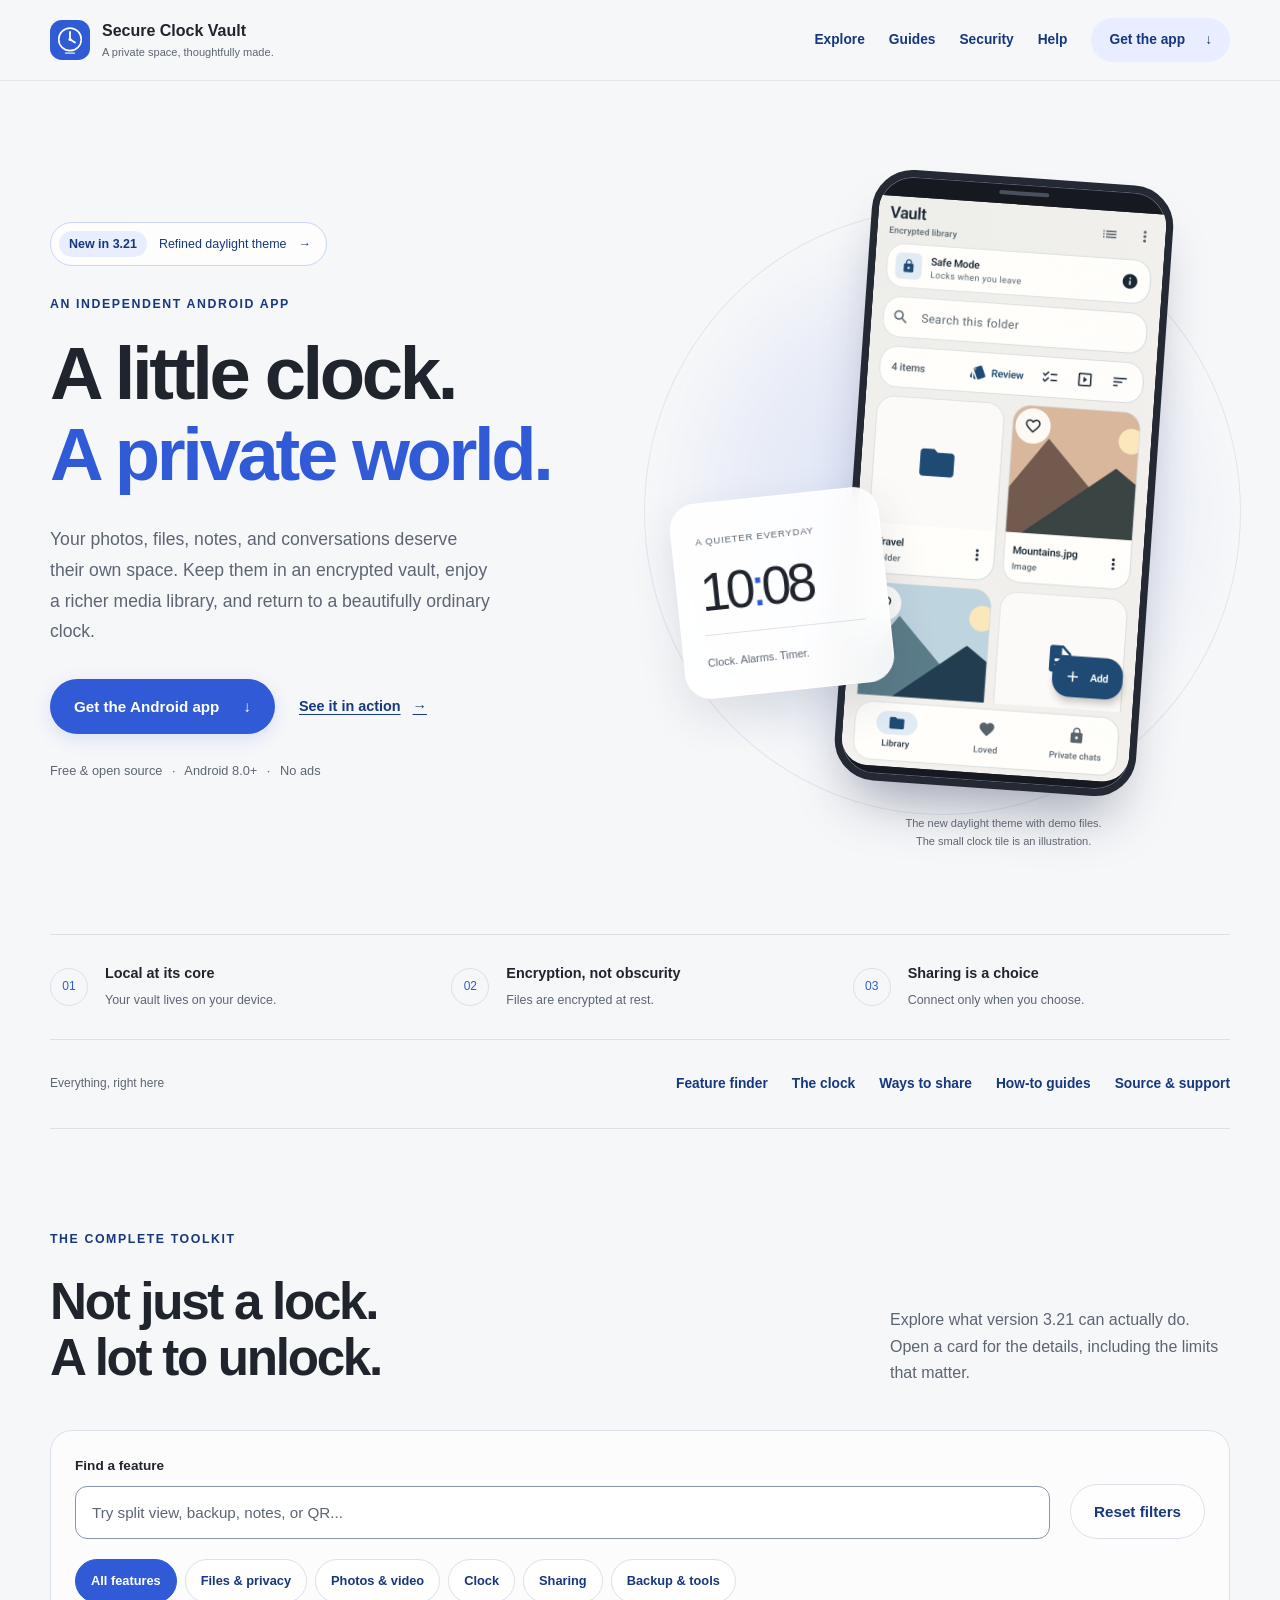
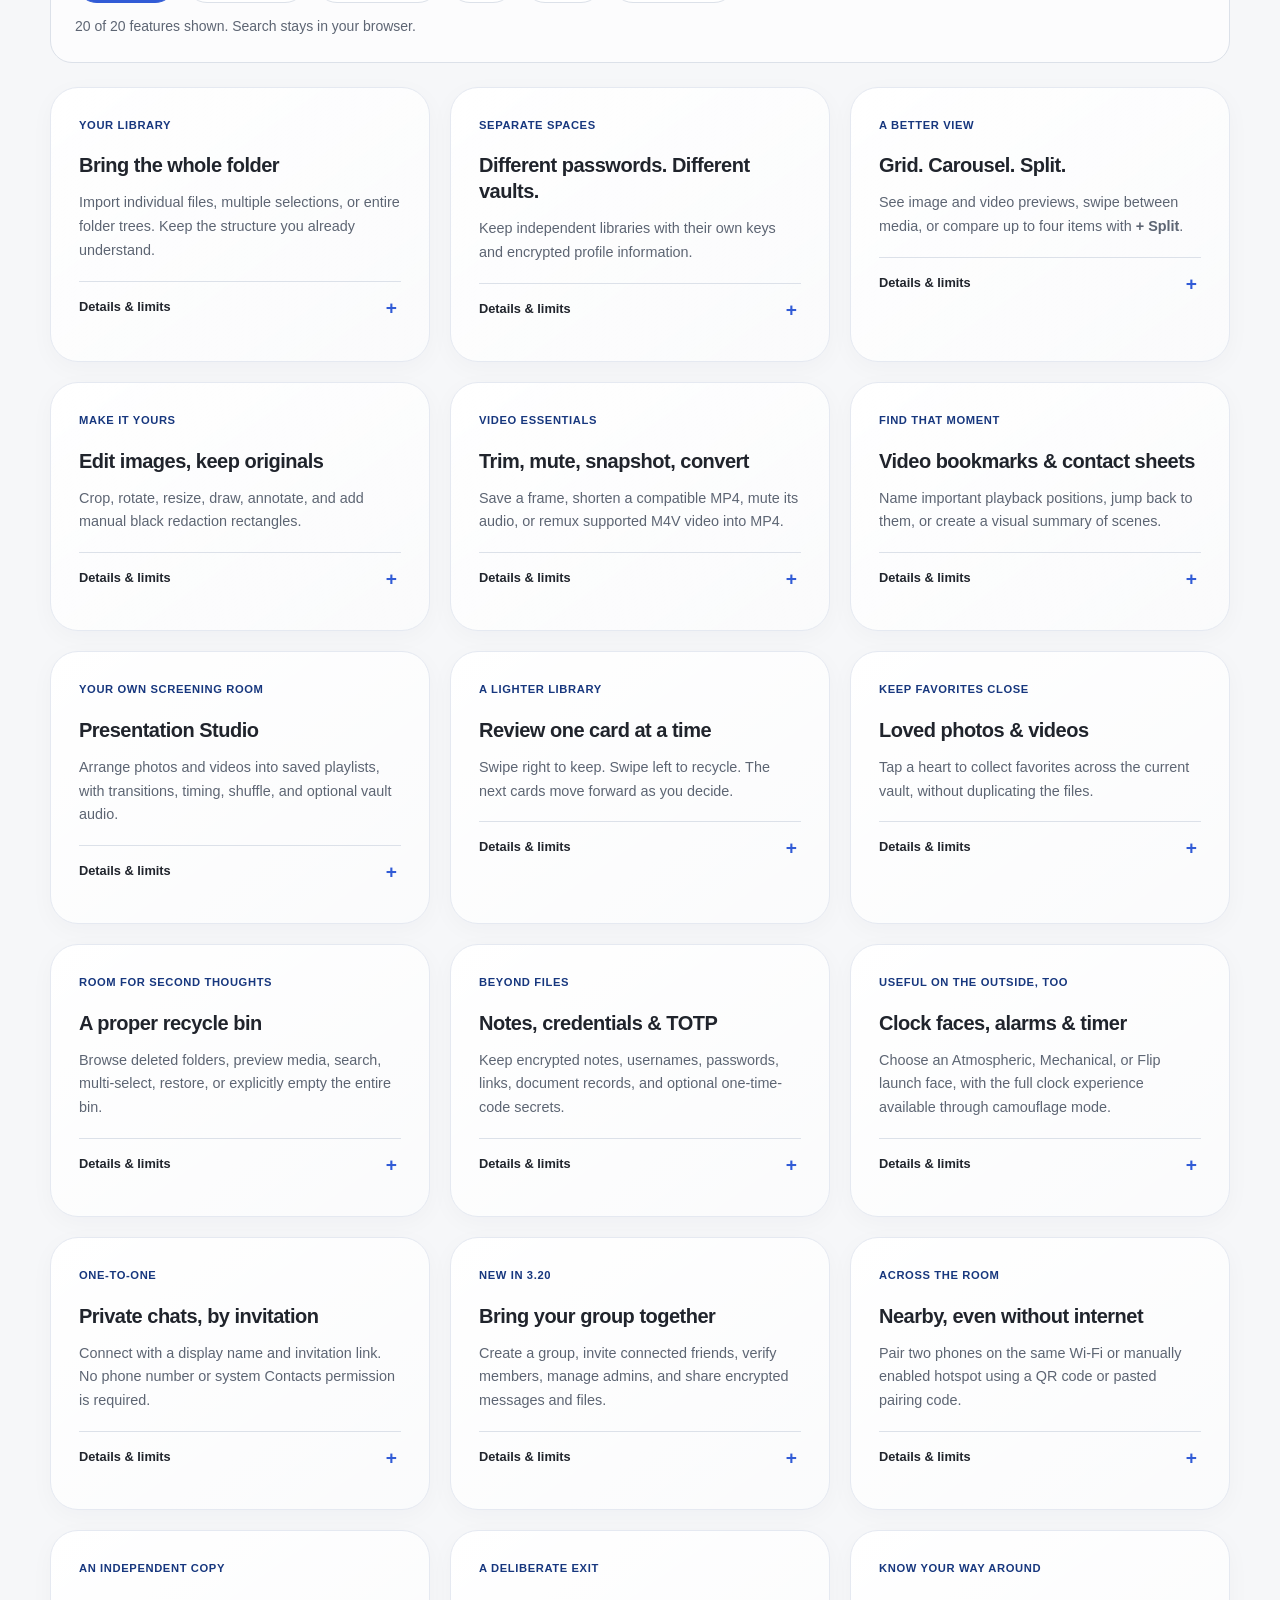
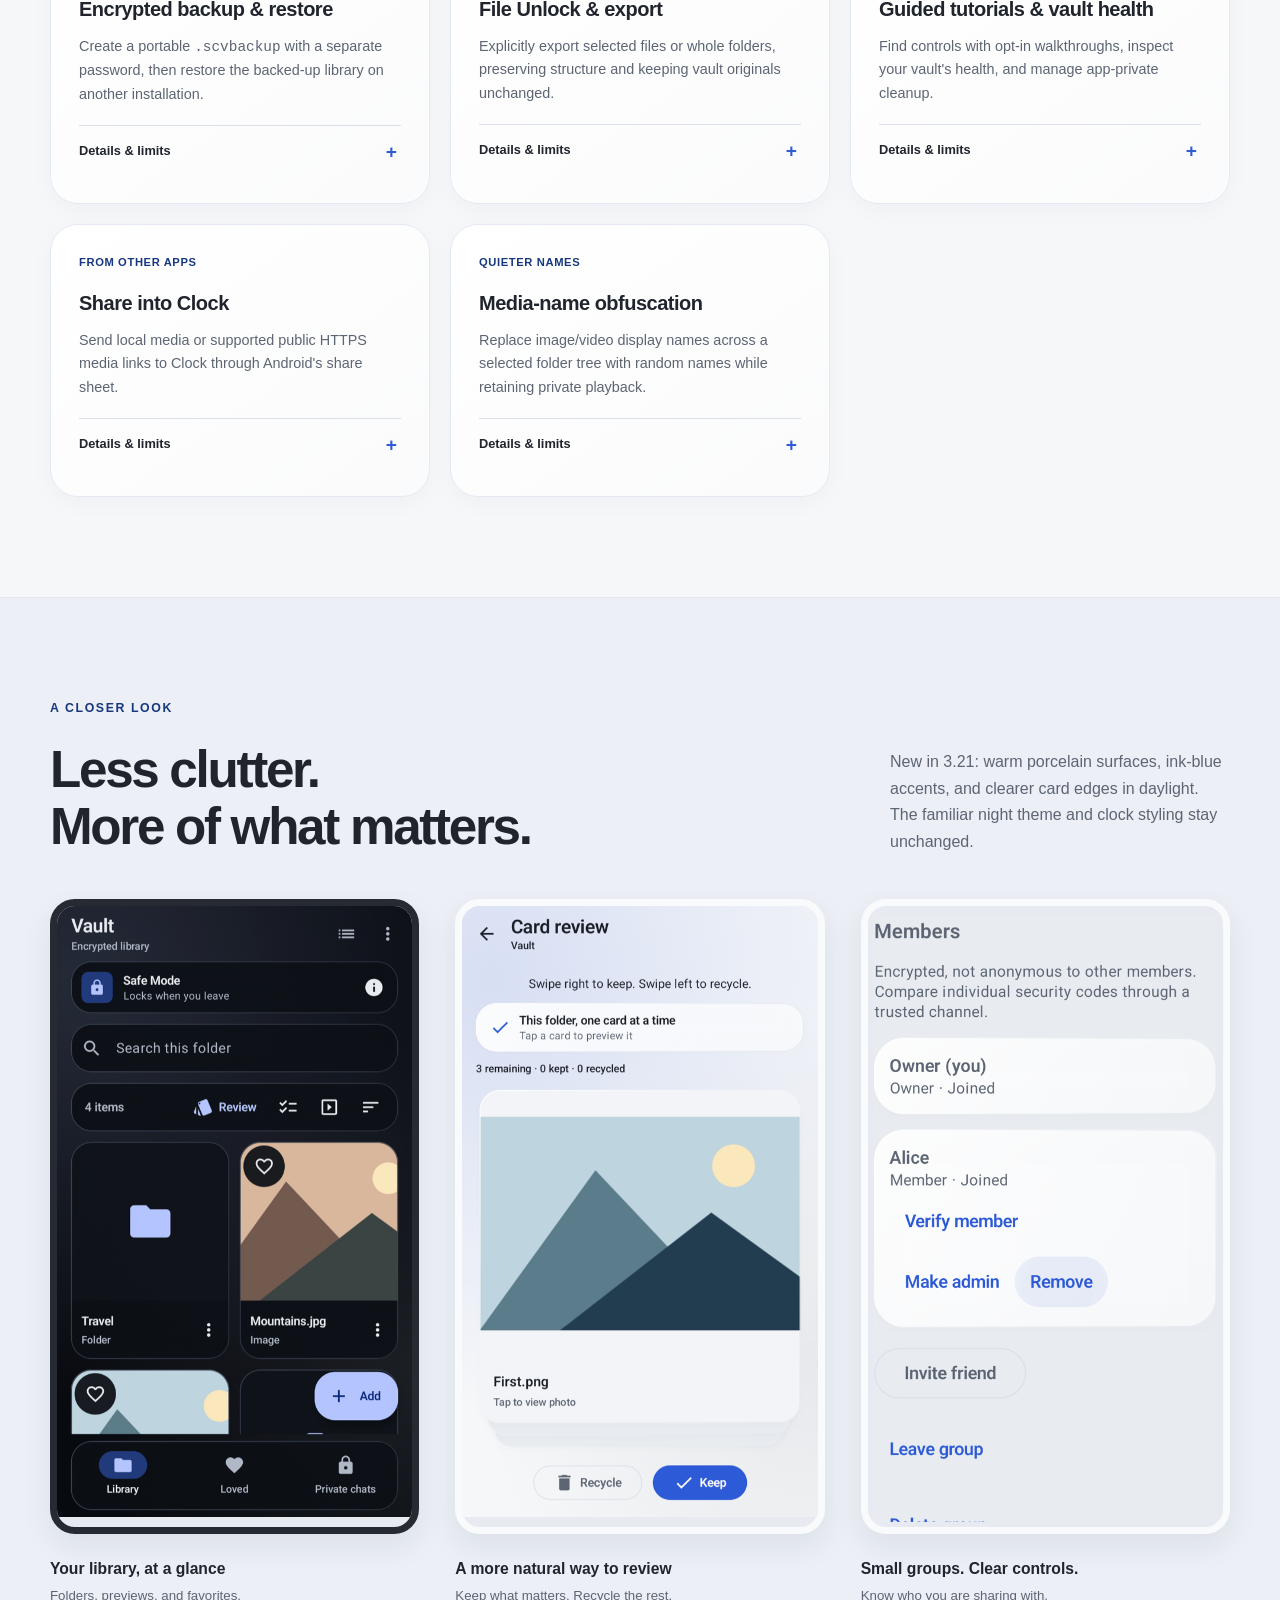
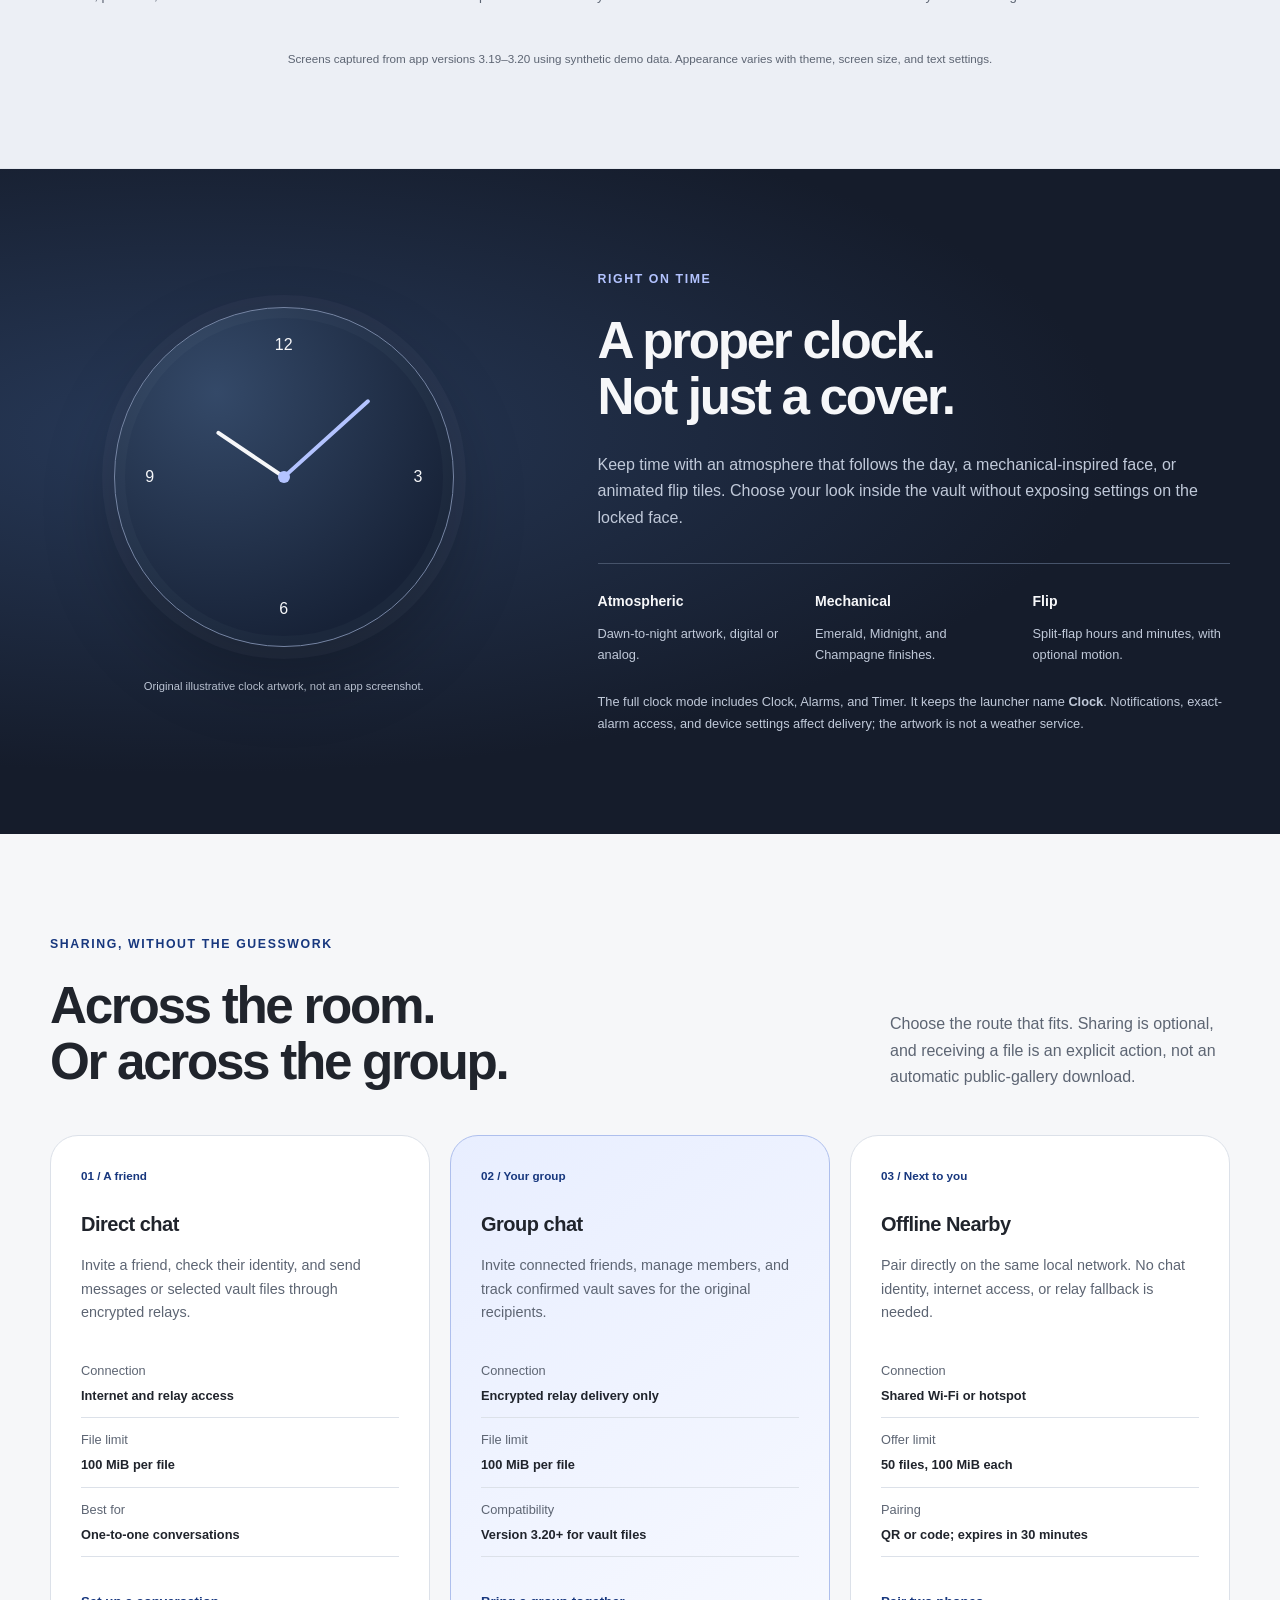
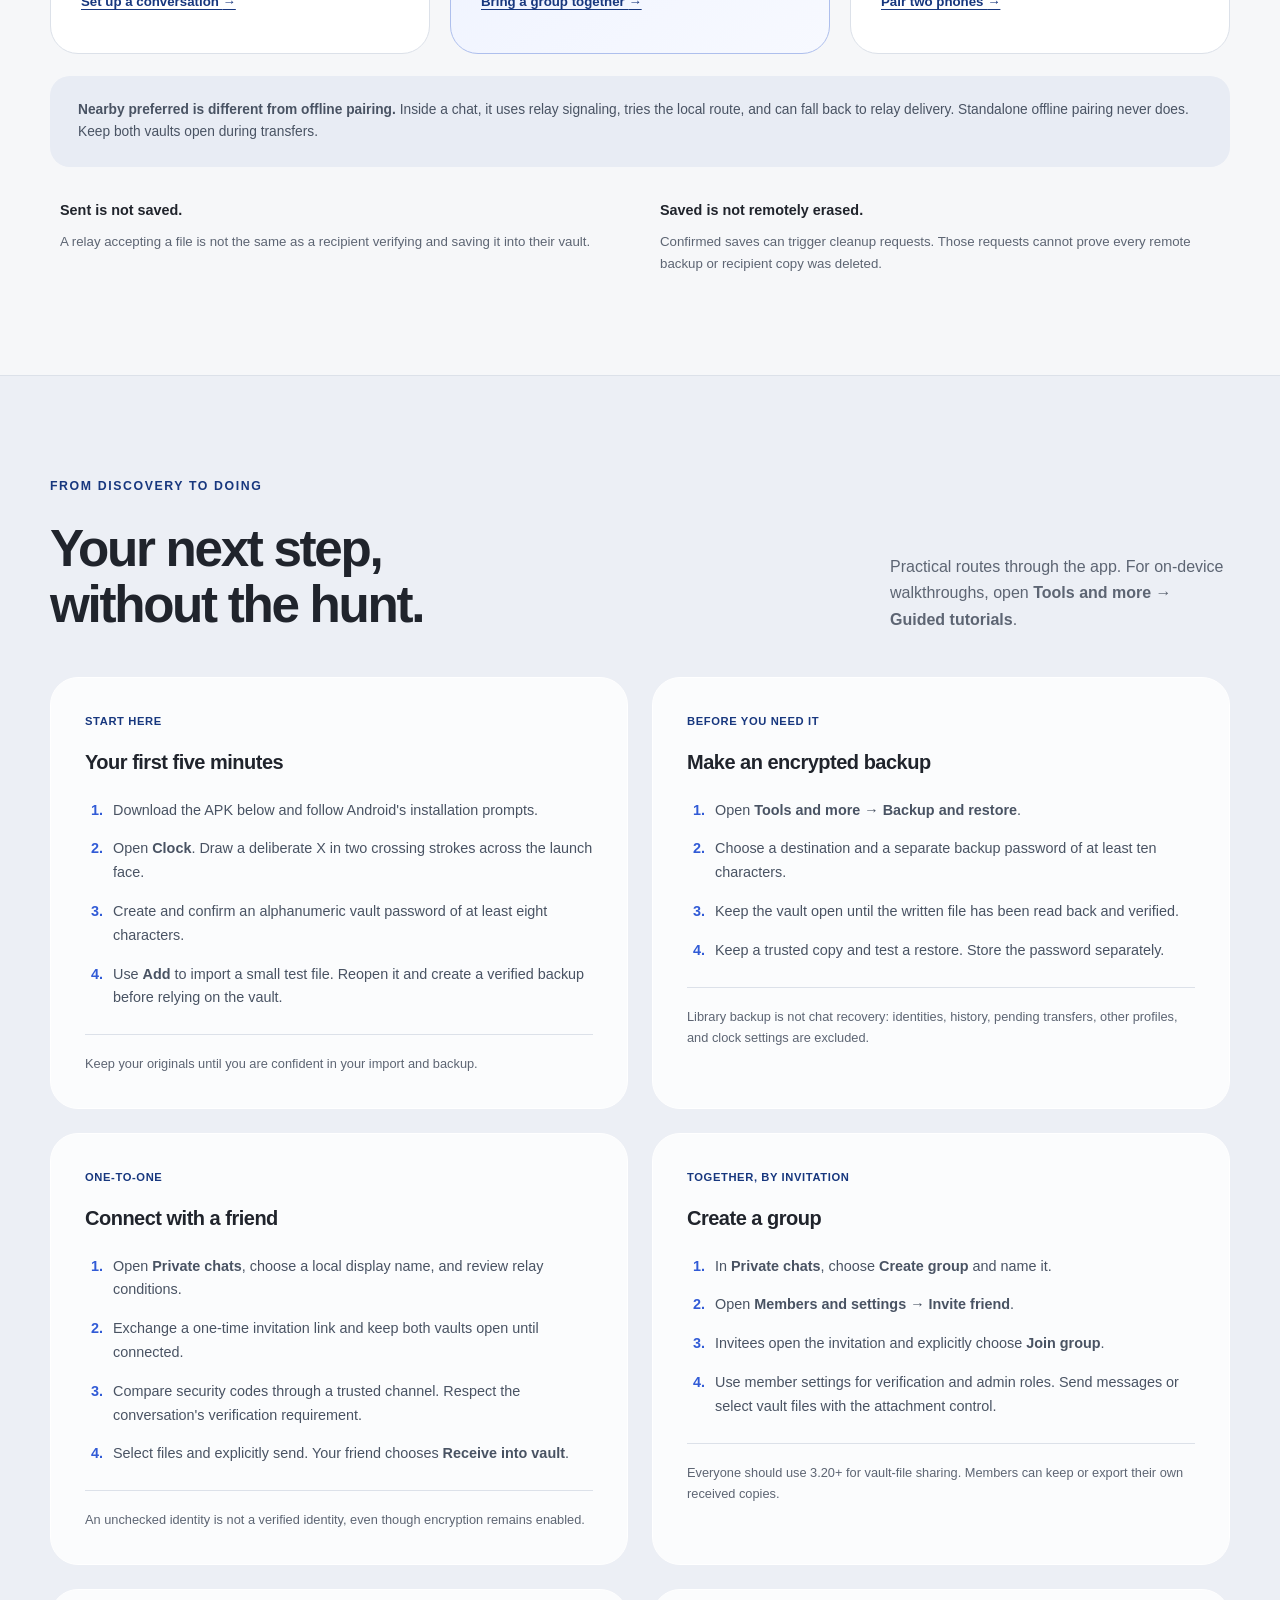
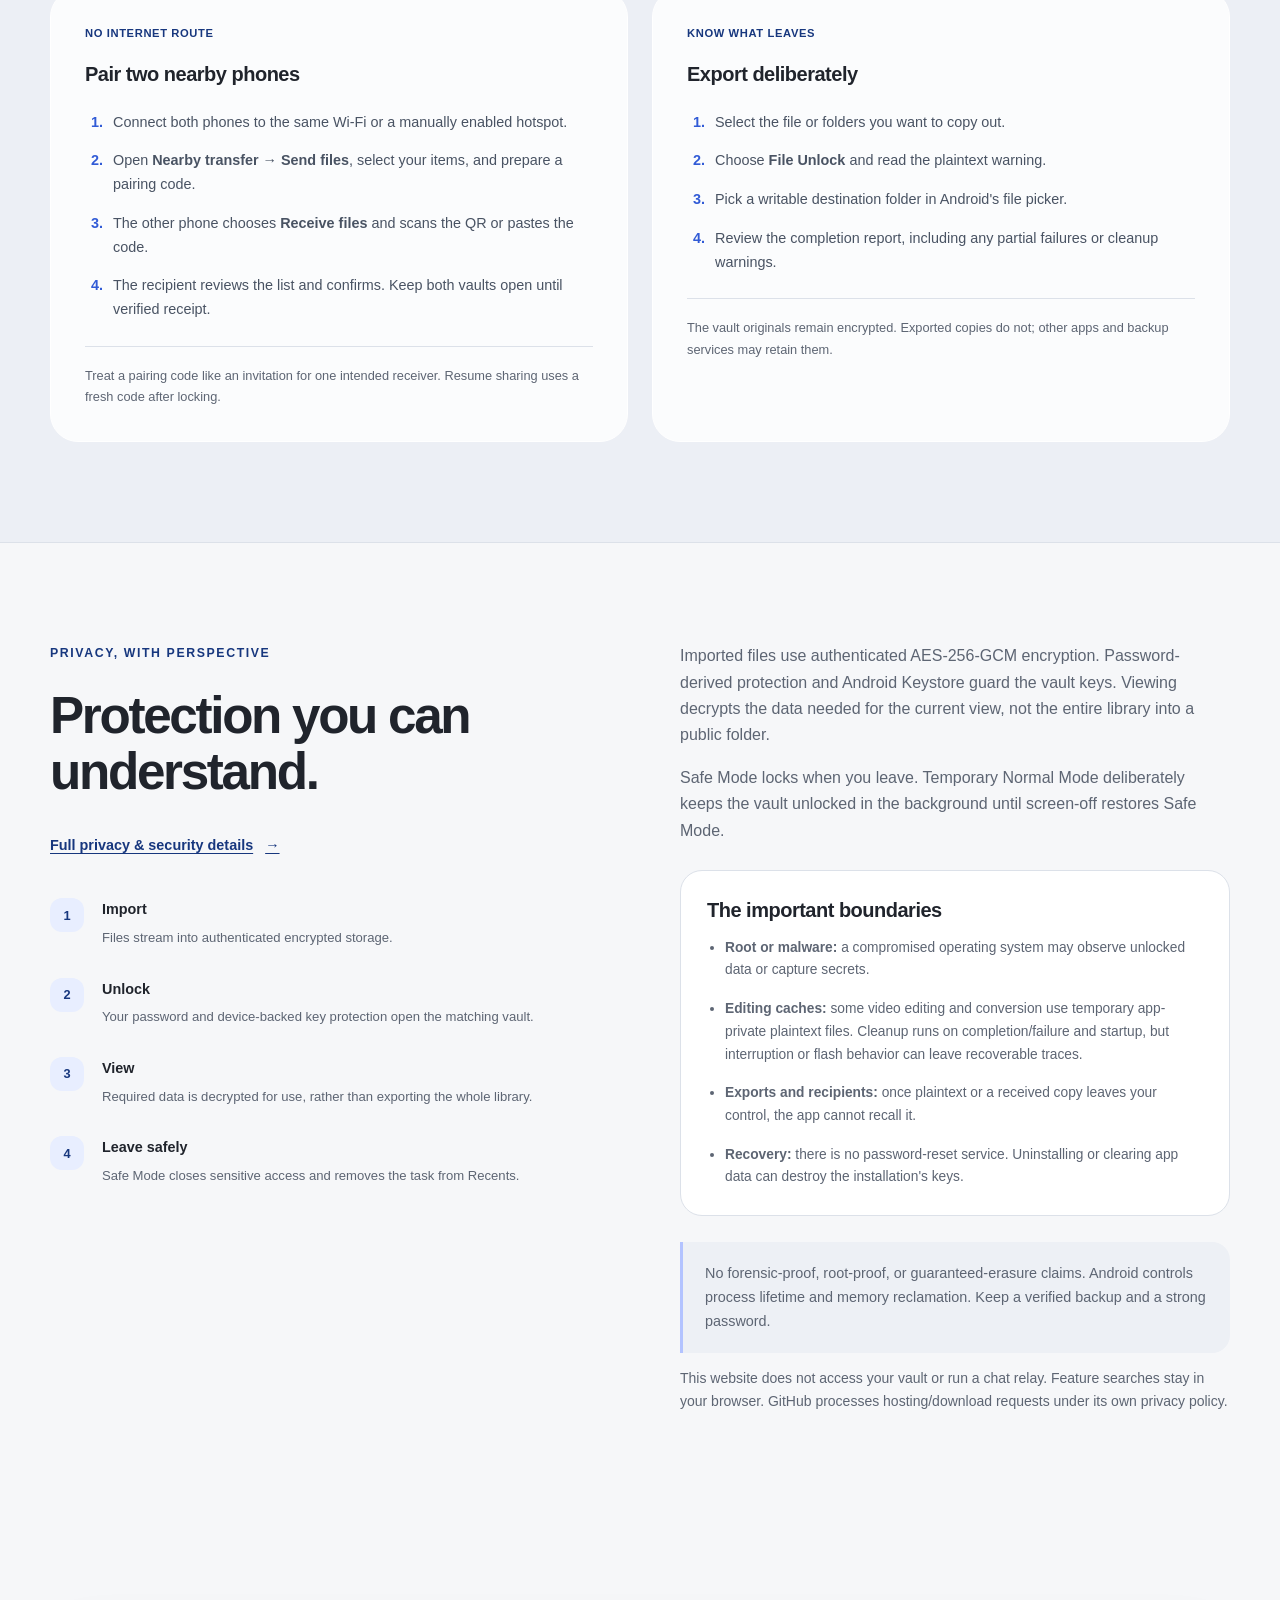
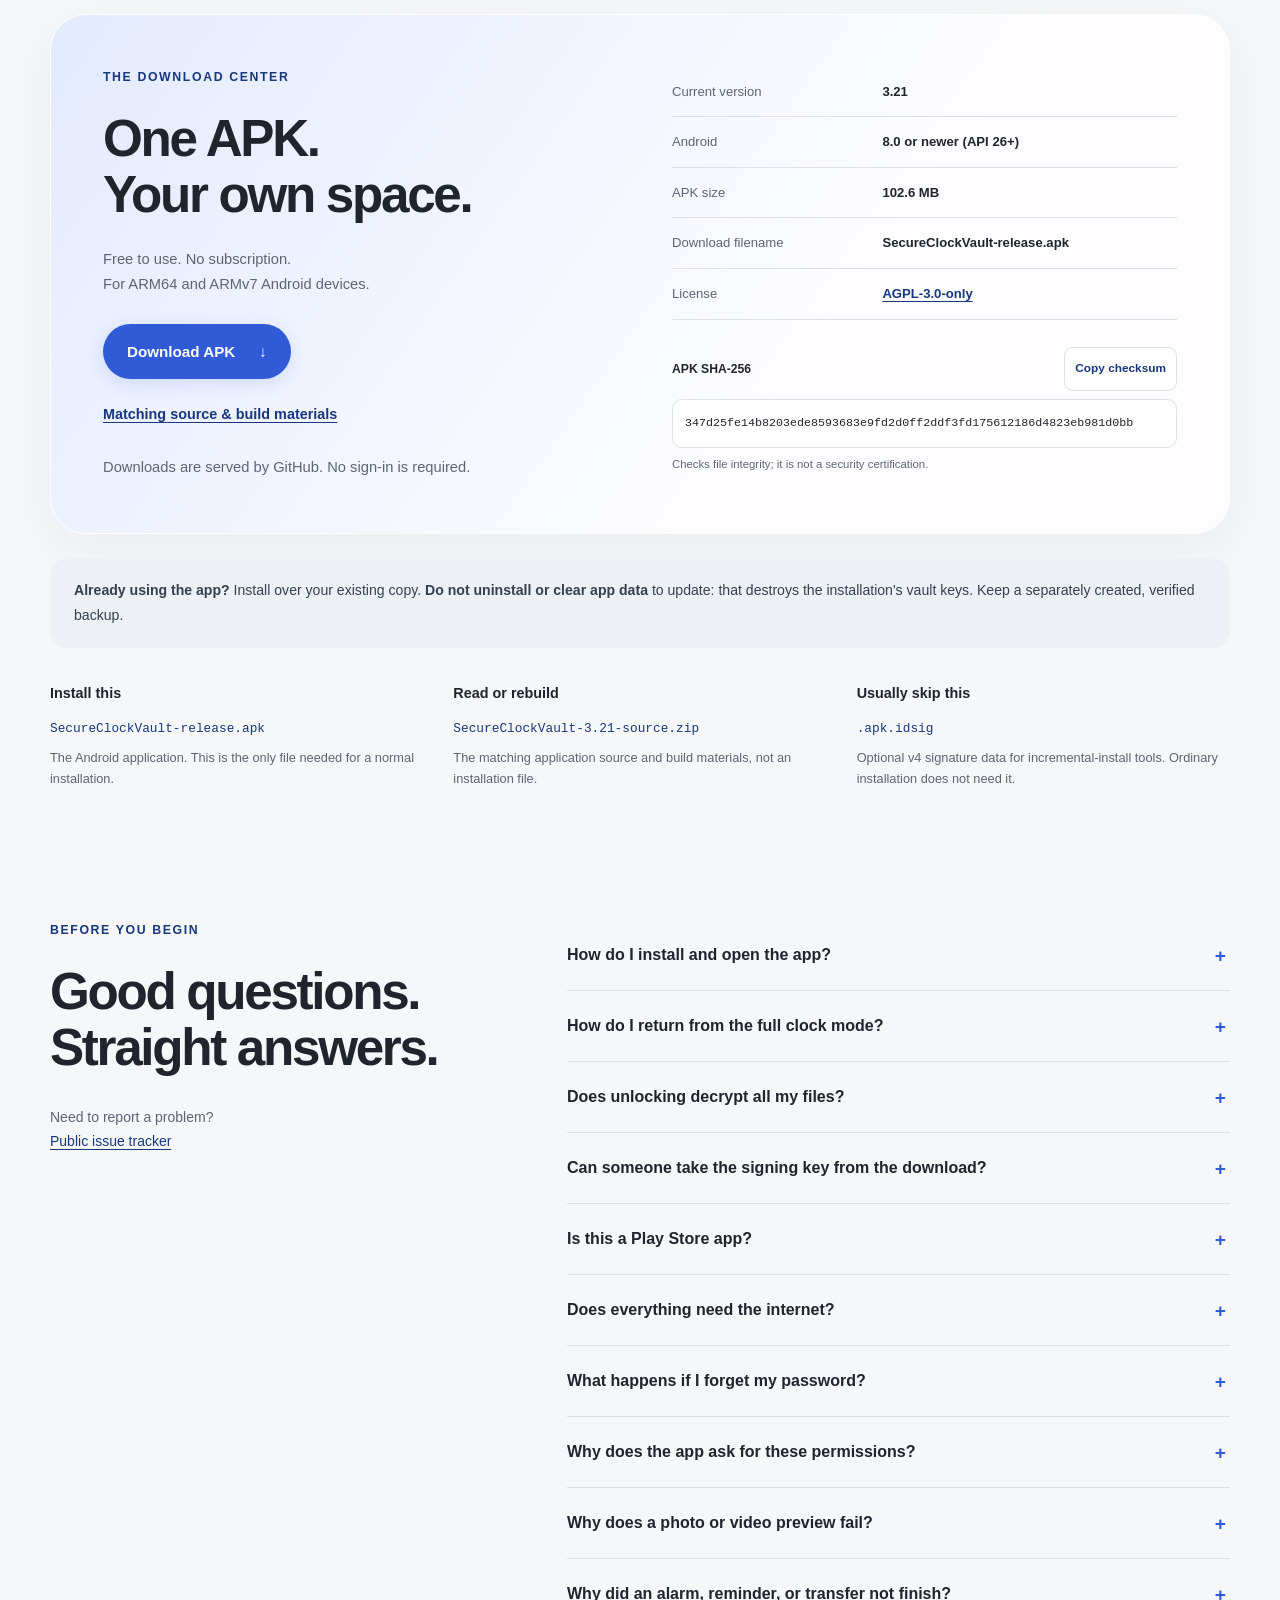
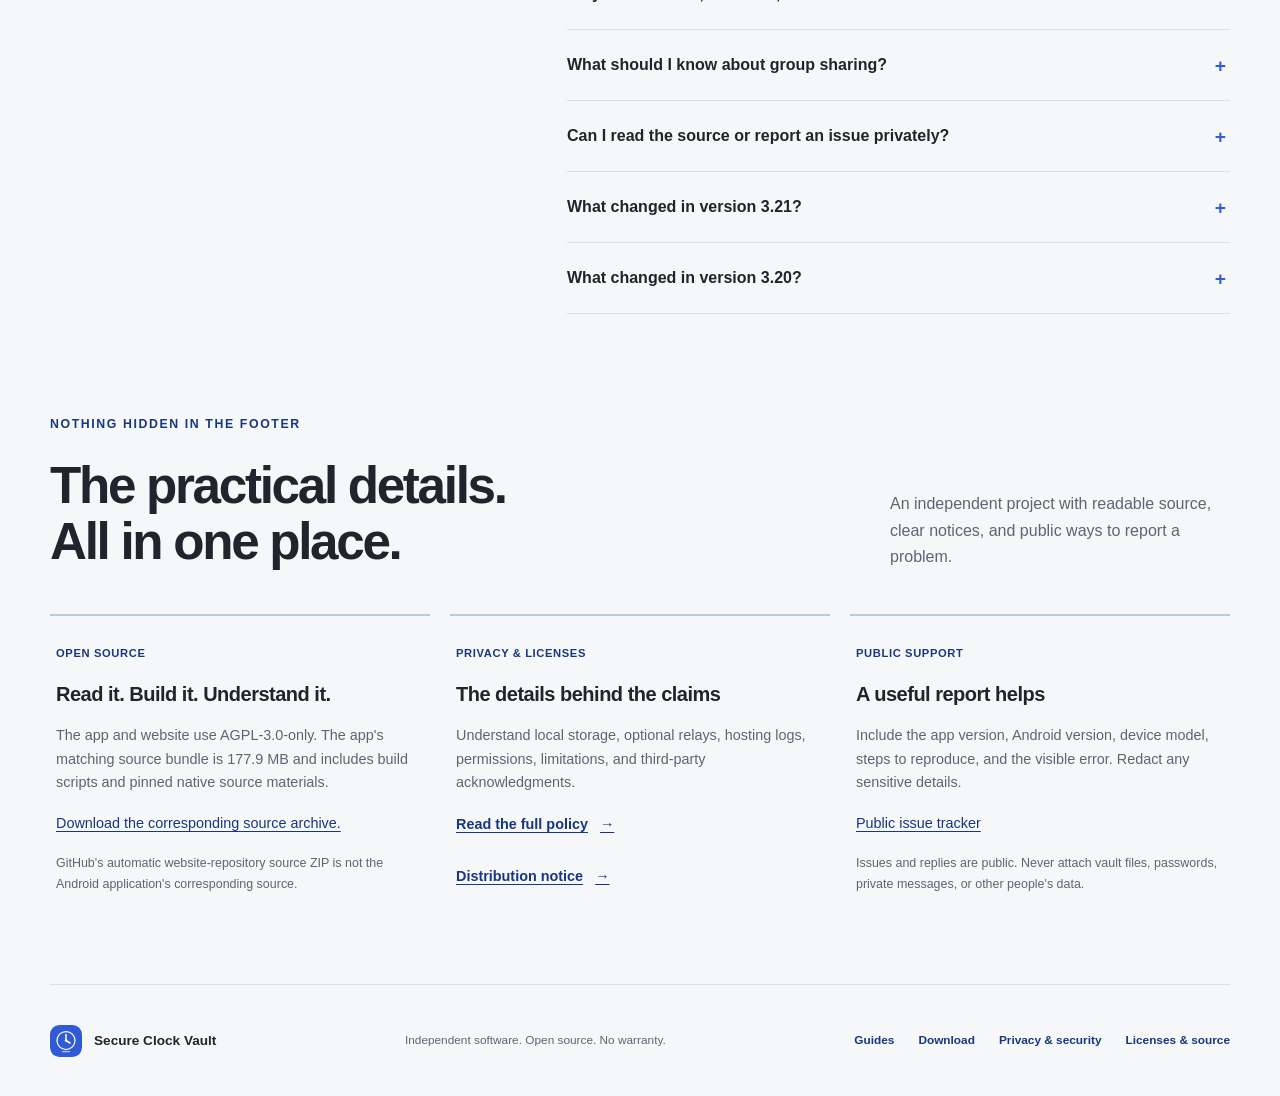
<file: index.html>
<!doctype html>
<html lang="en">
<head>
  <meta charset="utf-8">
  <meta name="viewport" content="width=device-width, initial-scale=1">
  <meta name="description" content="A little clock. A private world. Explore Secure Clock Vault for Android: encrypted files, media tools, private chats, backups, practical guides, and free APK downloads.">
  <meta name="theme-color" content="#f6f7f9">
  <meta name="referrer" content="no-referrer">
  <meta http-equiv="Content-Security-Policy" content="default-src 'self'; script-src 'self'; style-src 'self'; img-src 'self'; connect-src 'none'; font-src 'self'; object-src 'none'; base-uri 'none'; form-action 'none'">
  <title>Secure Clock Vault &mdash; A little clock. A private world.</title>
  <link rel="icon" href="assets/icon.svg" type="image/svg+xml">
  <link rel="stylesheet" href="assets/site.css?v=59292f8792ff">
  <script src="assets/site.js?v=fb997acebaad" defer></script>
</head>
<body>
  <a class="skip-link" href="#main">Skip to content</a>
  <header class="site-header">
    <a class="brand" href="index.html" aria-label="Secure Clock Vault home">
      <img src="assets/icon.svg" alt="" width="40" height="40">
      <span>Secure Clock Vault<span class="brand-caption">A private space, thoughtfully made.</span></span>
    </a>
    <nav aria-label="Main navigation">
      <a href="#features">Explore</a>
      <a href="#guides">Guides</a>
      <a href="#safety">Security</a>
      <a href="#questions">Help</a>
      <a class="nav-download" href="#download">Get the app <span aria-hidden="true">&darr;</span></a>
    </nav>
  </header>

  <main id="main">
    <section class="hero section-shell" aria-labelledby="hero-title">
      <div class="hero-copy">
        <a class="release-pill" href="#showcase"><span>New in 3.21</span> Refined daylight theme <span aria-hidden="true">&rarr;</span></a>
        <p class="eyebrow hero-eyebrow">An independent Android app</p>
        <h1 id="hero-title">A little clock.<br><span>A private world.</span></h1>
        <p class="hero-description">Your photos, files, notes, and conversations deserve their own space. Keep them in an encrypted vault, enjoy a richer media library, and return to a beautifully ordinary clock.</p>
        <div class="actions">
          <a class="button primary" href="#download">Get the Android app <span aria-hidden="true">&darr;</span></a>
          <a class="text-link" href="#showcase">See it in action <span aria-hidden="true">&rarr;</span></a>
        </div>
        <p class="quiet hero-note">Free &amp; open source <span aria-hidden="true">&middot;</span> Android 8.0+ <span aria-hidden="true">&middot;</span> No ads</p>
      </div>
      <figure class="hero-visual">
        <div class="visual-orbit" aria-hidden="true"></div>
        <div class="clock-tile" aria-hidden="true">
          <span class="tile-label">A quieter everyday</span>
          <span class="clock-time">10<span>:</span>08</span>
          <span class="clock-line"></span>
          <span class="tile-foot">Clock. Alarms. Timer.</span>
        </div>
        <div class="phone">
          <div class="phone-speaker" aria-hidden="true"></div>
          <img src="assets/daylight.png" alt="Refreshed daylight vault with warm porcelain surfaces, ink-blue controls, encrypted folders, and photo previews." width="600" height="1187" fetchpriority="high">
        </div>
        <figcaption>The new daylight theme with demo files.<br>The small clock tile is an illustration.</figcaption>
      </figure>
    </section>

    <div class="principles section-shell" aria-label="Product principles">
      <div><span class="principle-number">01</span><p><strong>Local at its core</strong><span>Your vault lives on your device.</span></p></div>
      <div><span class="principle-number">02</span><p><strong>Encryption, not obscurity</strong><span>Files are encrypted at rest.</span></p></div>
      <div><span class="principle-number">03</span><p><strong>Sharing is a choice</strong><span>Connect only when you choose.</span></p></div>
    </div>

    <nav class="jump-nav section-shell" aria-label="Explore this page">
      <span>Everything, right here</span>
      <a href="#features">Feature finder</a>
      <a href="#clock">The clock</a>
      <a href="#sharing">Ways to share</a>
      <a href="#guides">How-to guides</a>
      <a href="#resources">Source &amp; support</a>
    </nav>

    <section id="features" class="section-shell section-space" aria-labelledby="features-title">
      <div class="section-heading">
        <div><p class="eyebrow">The complete toolkit</p><h2 id="features-title">Not just a lock.<br>A lot to unlock.</h2></div>
        <p>Explore what version 3.21 can actually do. Open a card for the details, including the limits that matter.</p>
      </div>
      <div id="feature-controls" class="feature-controls" hidden>
        <div class="feature-search-row">
          <div class="feature-search"><label for="feature-search">Find a feature</label><input id="feature-search" type="search" placeholder="Try split view, backup, notes, or QR..." maxlength="120" aria-controls="feature-catalogue" aria-describedby="feature-results" autocomplete="off"></div>
          <button id="feature-reset" type="button" class="button secondary">Reset filters</button>
        </div>
        <div class="filter-chips" role="group" aria-label="Feature categories">
          <button type="button" data-category="all" aria-pressed="true">All features</button>
          <button type="button" data-category="library" aria-pressed="false">Files &amp; privacy</button>
          <button type="button" data-category="media" aria-pressed="false">Photos &amp; video</button>
          <button type="button" data-category="clock" aria-pressed="false">Clock</button>
          <button type="button" data-category="sharing" aria-pressed="false">Sharing</button>
          <button type="button" data-category="tools" aria-pressed="false">Backup &amp; tools</button>
        </div>
        <p id="feature-results" class="quiet" role="status" aria-live="polite" aria-atomic="true"></p>
      </div>
      <noscript><p class="quiet catalogue-note">All features are shown below. Search and category filters are optional; the full guide works without JavaScript.</p></noscript>
      <div id="feature-catalogue" class="feature-grid">
        <article class="feature-card" data-feature-card data-categories="library">
          <span class="card-kicker">Your library</span><h3>Bring the whole folder</h3><p>Import individual files, multiple selections, or entire folder trees. Keep the structure you already understand.</p>
          <details><summary>Details &amp; limits</summary><div><ul><li>Create, rename, move, search, and sort inside the vault. Select one, several, or all visible items.</li><li>Imports stream into encrypted storage. Original deletion is a separate, explicit offer after verification; providers can refuse it.</li></ul><a href="#guide-start">Start with a first import</a></div></details>
        </article>
        <article class="feature-card" data-feature-card data-categories="library">
          <span class="card-kicker">Separate spaces</span><h3>Different passwords. Different vaults.</h3><p>Keep independent libraries with their own keys and encrypted profile information.</p>
          <details><summary>Details &amp; limits</summary><div><p>The app supports up to five password-routed profiles. Each password opens its matching vault, without listing other profiles on the unlock screen. A compromised device may still reveal that multiple profile records exist; this is not guaranteed forensic concealment.</p></div></details>
        </article>
        <article class="feature-card" data-feature-card data-categories="media">
          <span class="card-kicker">A better view</span><h3>Grid. Carousel. Split.</h3><p>See image and video previews, swipe between media, or compare up to four items with <strong>+ Split</strong>.</p>
          <details><summary>Details &amp; limits</summary><div><p>Images support pinch and double-tap zoom. Videos use seekable encrypted streams, looping, and temporary A/B loop points. Unsupported codecs or previews are reported instead of silently replaced. Only the current carousel page plays video.</p></div></details>
        </article>
        <article class="feature-card" data-feature-card data-categories="media">
          <span class="card-kicker">Make it yours</span><h3>Edit images, keep originals</h3><p>Crop, rotate, resize, draw, annotate, and add manual black redaction rectangles.</p>
          <details><summary>Details &amp; limits</summary><div><p>Edits save as a new encrypted copy beside the original. Processing is bounded to a 4096-pixel maximum edge. Redaction is manual, not automatic face or text detection. Image-editing working buffers stay in memory.</p></div></details>
        </article>
        <article class="feature-card" data-feature-card data-categories="media tools">
          <span class="card-kicker">Video essentials</span><h3>Trim, mute, snapshot, convert</h3><p>Save a frame, shorten a compatible MP4, mute its audio, or remux supported M4V video into MP4.</p>
          <details><summary>Details &amp; limits</summary><div><p>Results are new encrypted files. Trims follow platform keyframe boundaries; conversion changes the container, not the codec, and does not bypass DRM. Some editing/conversion operations require temporary app-private plaintext files. <a href="#safety">Read the storage caveat.</a></p></div></details>
        </article>
        <article class="feature-card" data-feature-card data-categories="media">
          <span class="card-kicker">Find that moment</span><h3>Video bookmarks &amp; contact sheets</h3><p>Name important playback positions, jump back to them, or create a visual summary of scenes.</p>
          <details><summary>Details &amp; limits</summary><div><p>Keep up to 100 bookmarks per video. Generate an encrypted JPEG with 6, 12, or 20 scenes, or up to 20 saved bookmarks. Frames are the nearest available sync frames, not a frame-exact promise. Saved sheets are independent images.</p></div></details>
        </article>
        <article class="feature-card" data-feature-card data-categories="media">
          <span class="card-kicker">Your own screening room</span><h3>Presentation Studio</h3><p>Arrange photos and videos into saved playlists, with transitions, timing, shuffle, and optional vault audio.</p>
          <details><summary>Details &amp; limits</summary><div><p>Add items from the viewer or across folders. Playlist reminders return through authentication rather than exposing media automatically. The cast action opens Android's system settings; receiver compatibility and mirroring are device-dependent.</p></div></details>
        </article>
        <article class="feature-card" data-feature-card data-categories="media library">
          <span class="card-kicker">A lighter library</span><h3>Review one card at a time</h3><p>Swipe right to keep. Swipe left to recycle. The next cards move forward as you decide.</p>
          <details><summary>Details &amp; limits</summary><div><p>Keep and Recycle buttons offer the same actions without swiping. Review covers the current folder's photos/videos, not its subfolders. Keeping does not move or mark an item as Loved. Leaving starts a new review pass next time.</p></div></details>
        </article>
        <article class="feature-card" data-feature-card data-categories="media library">
          <span class="card-kicker">Keep favorites close</span><h3>Loved photos &amp; videos</h3><p>Tap a heart to collect favorites across the current vault, without duplicating the files.</p>
          <details><summary>Details &amp; limits</summary><div><p>Loved choices survive renames, moves, and locks, and are included in portable library backups. They stay within the current profile and are not sent when you share the file. Recycled media stays out of Loved until restored.</p></div></details>
        </article>
        <article class="feature-card" data-feature-card data-categories="library tools">
          <span class="card-kicker">Room for second thoughts</span><h3>A proper recycle bin</h3><p>Browse deleted folders, preview media, search, multi-select, restore, or explicitly empty the entire bin.</p>
          <details><summary>Details &amp; limits</summary><div><p>Choose 7, 30, or 90 days of retention, or never auto-purge. Encrypted contents remain until purged. Permanent deletion requires confirmation and is not guaranteed physical flash erasure.</p></div></details>
        </article>
        <article class="feature-card" data-feature-card data-categories="library tools">
          <span class="card-kicker">Beyond files</span><h3>Notes, credentials &amp; TOTP</h3><p>Keep encrypted notes, usernames, passwords, links, document records, and optional one-time-code secrets.</p>
          <details><summary>Details &amp; limits</summary><div><p>Document records can reference an imported vault file. Offline TOTP uses six digits and a 30-second period, and depends on an accurate device clock. The app does not perform account enrollment or provide account recovery.</p></div></details>
        </article>
        <article class="feature-card" data-feature-card data-categories="clock">
          <span class="card-kicker">Useful on the outside, too</span><h3>Clock faces, alarms &amp; timer</h3><p>Choose an Atmospheric, Mechanical, or Flip launch face, with the full clock experience available through camouflage mode.</p>
          <details><summary>Details &amp; limits</summary><div><p>Seconds, gentle motion, and an optional next-alarm time badge are configurable. Alarms and timers rely on Android's scheduling and notification permissions. Time-inspired artwork is not live weather or an astronomical prediction.</p><a href="#clock">Meet the clock</a></div></details>
        </article>
        <article class="feature-card" data-feature-card data-categories="sharing">
          <span class="card-kicker">One-to-one</span><h3>Private chats, by invitation</h3><p>Connect with a display name and invitation link. No phone number or system Contacts permission is required.</p>
          <details><summary>Details &amp; limits</summary><div><p>Messages use SimpleX end-to-end encryption. Compare security codes through a trusted channel; a contact's saved verification rule controls file sharing. Chats connect only while the vault is unlocked. No locked-screen chat notifications are provided.</p><a href="#guide-chat">Connect with a friend</a></div></details>
        </article>
        <article class="feature-card" data-feature-card data-categories="sharing">
          <span class="card-kicker">New in 3.20</span><h3>Bring your group together</h3><p>Create a group, invite connected friends, verify members, manage admins, and share encrypted messages and files.</p>
          <details><summary>Details &amp; limits</summary><div><p>Invitees explicitly join. New groups do not forward earlier history to future members by default. Original recipients' verified vault-save receipts govern automatic cleanup; one recipient or a removed member cannot stand in for everyone.</p><a href="#guide-group">Create your first group</a></div></details>
        </article>
        <article class="feature-card" data-feature-card data-categories="sharing">
          <span class="card-kicker">Across the room</span><h3>Nearby, even without internet</h3><p>Pair two phones on the same Wi-Fi or manually enabled hotspot using a QR code or pasted pairing code.</p>
          <details><summary>Details &amp; limits</summary><div><p>Offline pairing needs no chat identity and never falls back to a relay. Offers support up to 50 files, each up to 100 MiB, and expire after 30 minutes. Router isolation or local-network restrictions can block a connection.</p><a href="#guide-nearby">Use offline Nearby</a></div></details>
        </article>
        <article class="feature-card" data-feature-card data-categories="tools">
          <span class="card-kicker">An independent copy</span><h3>Encrypted backup &amp; restore</h3><p>Create a portable <code>.scvbackup</code> with a separate password, then restore the backed-up library on another installation.</p>
          <details><summary>Details &amp; limits</summary><div><p>Backups include the active profile's files, records, playlists, bookmarks, and recycled items. They exclude chat identity/history, pending transfers, other profiles, and clock settings. A completed read-back verification is required before success.</p><a href="#guide-backup">Make a backup you can trust</a></div></details>
        </article>
        <article class="feature-card" data-feature-card data-categories="library tools">
          <span class="card-kicker">A deliberate exit</span><h3>File Unlock &amp; export</h3><p>Explicitly export selected files or whole folders, preserving structure and keeping vault originals unchanged.</p>
          <details><summary>Details &amp; limits</summary><div><p>Exported copies are plaintext. Existing destination names receive collision-safe suffixes instead of being overwritten. Secure records export as JSON with their private values; review partial-failure reports carefully.</p><a href="#guide-export">Understand export first</a></div></details>
        </article>
        <article class="feature-card" data-feature-card data-categories="tools">
          <span class="card-kicker">Know your way around</span><h3>Guided tutorials &amp; vault health</h3><p>Find controls with opt-in walkthroughs, inspect your vault's health, and manage app-private cleanup.</p>
          <details><summary>Details &amp; limits</summary><div><p>Open Tools and more for Guided tutorials, About and help, or Vault health. Tutorials explain controls without performing the action for you. Health checks concern app-private storage, not original files elsewhere, and do not replace a backup.</p></div></details>
        </article>
        <article class="feature-card" data-feature-card data-categories="library sharing">
          <span class="card-kicker">From other apps</span><h3>Share into Clock</h3><p>Send local media or supported public HTTPS media links to Clock through Android's share sheet.</p>
          <details><summary>Details &amp; limits</summary><div><p>Choose an encrypted destination. Unsupported public media can be retained as an encrypted link instead. Login restrictions, paywalls, encrypted streams, and DRM are not bypassed. Import only material you own or have permission to retain.</p></div></details>
        </article>
        <article class="feature-card" data-feature-card data-categories="library tools">
          <span class="card-kicker">Quieter names</span><h3>Media-name obfuscation</h3><p>Replace image/video display names across a selected folder tree with random names while retaining private playback.</p>
          <details><summary>Details &amp; limits</summary><div><p>This irreversible action changes names in the encrypted vault index. It does not rename, remove, or make external originals untraceable. Vault payloads already use opaque internal storage names.</p></div></details>
        </article>
      </div>
      <div id="feature-empty" class="feature-empty" hidden><h3>No matching features</h3><p>Try a shorter search or choose another category. Reset filters to see the whole toolkit.</p></div>
    </section>

    <section id="showcase" class="showcase section-space" aria-labelledby="showcase-title">
      <div class="section-shell">
        <div class="section-heading">
          <div><p class="eyebrow">A closer look</p><h2 id="showcase-title">Less clutter.<br>More of what matters.</h2></div>
          <p>New in 3.21: warm porcelain surfaces, ink-blue accents, and clearer card edges in daylight. The familiar night theme and clock styling stay unchanged.</p>
        </div>
        <div class="screenshot-grid">
          <figure><div class="screen-frame dark-frame"><img src="assets/library.png" alt="Dark library screen showing folder and image previews." width="600" height="1031" loading="lazy"></div><figcaption><strong>Your library, at a glance</strong><span>Folders, previews, and favorites.</span></figcaption></figure>
          <figure><div class="screen-frame"><img src="assets/review.png" alt="Light card-review screen showing a stack of image cards and accessible Recycle and Keep buttons." width="600" height="1031" loading="lazy"></div><figcaption><strong>A more natural way to review</strong><span>Keep what matters. Recycle the rest.</span></figcaption></figure>
          <figure><div class="screen-frame members-frame"><img src="assets/members.png" alt="Group member settings with verification, admin, removal, and leave controls, using a fictional member named Alice." width="600" height="1059" loading="lazy"></div><figcaption><strong>Small groups. Clear controls.</strong><span>Know who you are sharing with.</span></figcaption></figure>
        </div>
        <p class="quiet screenshot-note">Screens captured from app versions 3.19&ndash;3.20 using synthetic demo data. Appearance varies with theme, screen size, and text settings.</p>
      </div>
    </section>

    <section id="clock" class="clock-section section-space" aria-labelledby="clock-title">
      <div class="section-shell clock-layout">
        <figure class="clock-art">
          <div class="clock-dial" aria-hidden="true"><span class="dial-twelve">12</span><span class="dial-three">3</span><span class="dial-six">6</span><span class="dial-nine">9</span><span class="hour-hand"></span><span class="minute-hand"></span><span class="dial-center"></span></div>
          <figcaption>Original illustrative clock artwork, not an app screenshot.</figcaption>
        </figure>
        <div class="clock-copy"><p class="eyebrow">Right on time</p><h2 id="clock-title">A proper clock.<br>Not just a cover.</h2><p>Keep time with an atmosphere that follows the day, a mechanical-inspired face, or animated flip tiles. Choose your look inside the vault without exposing settings on the locked face.</p>
          <div class="clock-styles"><div><strong>Atmospheric</strong><span>Dawn-to-night artwork, digital or analog.</span></div><div><strong>Mechanical</strong><span>Emerald, Midnight, and Champagne finishes.</span></div><div><strong>Flip</strong><span>Split-flap hours and minutes, with optional motion.</span></div></div>
          <p class="clock-footnote">The full clock mode includes Clock, Alarms, and Timer. It keeps the launcher name <strong>Clock</strong>. Notifications, exact-alarm access, and device settings affect delivery; the artwork is not a weather service.</p>
        </div>
      </div>
    </section>

    <section id="sharing" class="section-shell section-space" aria-labelledby="sharing-title">
      <div class="section-heading"><div><p class="eyebrow">Sharing, without the guesswork</p><h2 id="sharing-title">Across the room.<br>Or across the group.</h2></div><p>Choose the route that fits. Sharing is optional, and receiving a file is an explicit action, not an automatic public-gallery download.</p></div>
      <div class="sharing-grid">
        <article class="route-card"><span class="route-number">01 / A friend</span><h3>Direct chat</h3><p>Invite a friend, check their identity, and send messages or selected vault files through encrypted relays.</p><dl><div><dt>Connection</dt><dd>Internet and relay access</dd></div><div><dt>File limit</dt><dd>100 MiB per file</dd></div><div><dt>Best for</dt><dd>One-to-one conversations</dd></div></dl><a href="#guide-chat">Set up a conversation <span aria-hidden="true">&rarr;</span></a></article>
        <article class="route-card featured-route"><span class="route-number">02 / Your group</span><h3>Group chat</h3><p>Invite connected friends, manage members, and track confirmed vault saves for the original recipients.</p><dl><div><dt>Connection</dt><dd>Encrypted relay delivery only</dd></div><div><dt>File limit</dt><dd>100 MiB per file</dd></div><div><dt>Compatibility</dt><dd>Version 3.20+ for vault files</dd></div></dl><a href="#guide-group">Bring a group together <span aria-hidden="true">&rarr;</span></a></article>
        <article class="route-card"><span class="route-number">03 / Next to you</span><h3>Offline Nearby</h3><p>Pair directly on the same local network. No chat identity, internet access, or relay fallback is needed.</p><dl><div><dt>Connection</dt><dd>Shared Wi-Fi or hotspot</dd></div><div><dt>Offer limit</dt><dd>50 files, 100 MiB each</dd></div><div><dt>Pairing</dt><dd>QR or code; expires in 30 minutes</dd></div></dl><a href="#guide-nearby">Pair two phones <span aria-hidden="true">&rarr;</span></a></article>
      </div>
      <div class="sharing-note"><strong>Nearby preferred is different from offline pairing.</strong> Inside a chat, it uses relay signaling, tries the local route, and can fall back to relay delivery. Standalone offline pairing never does. Keep both vaults open during transfers.</div>
      <div class="receipt-strip"><div><strong>Sent is not saved.</strong><p>A relay accepting a file is not the same as a recipient verifying and saving it into their vault.</p></div><div><strong>Saved is not remotely erased.</strong><p>Confirmed saves can trigger cleanup requests. Those requests cannot prove every remote backup or recipient copy was deleted.</p></div></div>
    </section>

    <section id="guides" class="guides-section section-space" aria-labelledby="guides-title">
      <div class="section-shell">
        <div class="section-heading"><div><p class="eyebrow">From discovery to doing</p><h2 id="guides-title">Your next step,<br>without the hunt.</h2></div><p>Practical routes through the app. For on-device walkthroughs, open <strong>Tools and more &rarr; Guided tutorials</strong>.</p></div>
        <div class="guide-grid">
          <article id="guide-start" class="guide-card"><span class="card-kicker">Start here</span><h3>Your first five minutes</h3><ol><li>Download the APK below and follow Android's installation prompts.</li><li>Open <strong>Clock</strong>. Draw a deliberate X in two crossing strokes across the launch face.</li><li>Create and confirm an alphanumeric vault password of at least eight characters.</li><li>Use <strong>Add</strong> to import a small test file. Reopen it and create a verified backup before relying on the vault.</li></ol><p class="guide-note">Keep your originals until you are confident in your import and backup.</p></article>
          <article id="guide-backup" class="guide-card"><span class="card-kicker">Before you need it</span><h3>Make an encrypted backup</h3><ol><li>Open <strong>Tools and more &rarr; Backup and restore</strong>.</li><li>Choose a destination and a separate backup password of at least ten characters.</li><li>Keep the vault open until the written file has been read back and verified.</li><li>Keep a trusted copy and test a restore. Store the password separately.</li></ol><p class="guide-note">Library backup is not chat recovery: identities, history, pending transfers, other profiles, and clock settings are excluded.</p></article>
          <article id="guide-chat" class="guide-card"><span class="card-kicker">One-to-one</span><h3>Connect with a friend</h3><ol><li>Open <strong>Private chats</strong>, choose a local display name, and review relay conditions.</li><li>Exchange a one-time invitation link and keep both vaults open until connected.</li><li>Compare security codes through a trusted channel. Respect the conversation's verification requirement.</li><li>Select files and explicitly send. Your friend chooses <strong>Receive into vault</strong>.</li></ol><p class="guide-note">An unchecked identity is not a verified identity, even though encryption remains enabled.</p></article>
          <article id="guide-group" class="guide-card"><span class="card-kicker">Together, by invitation</span><h3>Create a group</h3><ol><li>In <strong>Private chats</strong>, choose <strong>Create group</strong> and name it.</li><li>Open <strong>Members and settings &rarr; Invite friend</strong>.</li><li>Invitees open the invitation and explicitly choose <strong>Join group</strong>.</li><li>Use member settings for verification and admin roles. Send messages or select vault files with the attachment control.</li></ol><p class="guide-note">Everyone should use 3.20+ for vault-file sharing. Members can keep or export their own received copies.</p></article>
          <article id="guide-nearby" class="guide-card"><span class="card-kicker">No internet route</span><h3>Pair two nearby phones</h3><ol><li>Connect both phones to the same Wi-Fi or a manually enabled hotspot.</li><li>Open <strong>Nearby transfer &rarr; Send files</strong>, select your items, and prepare a pairing code.</li><li>The other phone chooses <strong>Receive files</strong> and scans the QR or pastes the code.</li><li>The recipient reviews the list and confirms. Keep both vaults open until verified receipt.</li></ol><p class="guide-note">Treat a pairing code like an invitation for one intended receiver. Resume sharing uses a fresh code after locking.</p></article>
          <article id="guide-export" class="guide-card"><span class="card-kicker">Know what leaves</span><h3>Export deliberately</h3><ol><li>Select the file or folders you want to copy out.</li><li>Choose <strong>File Unlock</strong> and read the plaintext warning.</li><li>Pick a writable destination folder in Android's file picker.</li><li>Review the completion report, including any partial failures or cleanup warnings.</li></ol><p class="guide-note">The vault originals remain encrypted. Exported copies do not; other apps and backup services may retain them.</p></article>
        </div>
      </div>
    </section>

    <section id="safety" class="section-shell section-space protection" aria-labelledby="protection-title">
      <div><p class="eyebrow">Privacy, with perspective</p><h2 id="protection-title">Protection you can<br>understand.</h2><a class="text-link" href="privacy.html">Full privacy &amp; security details <span aria-hidden="true">&rarr;</span></a>
        <ol class="security-steps"><li><strong>Import</strong><span>Files stream into authenticated encrypted storage.</span></li><li><strong>Unlock</strong><span>Your password and device-backed key protection open the matching vault.</span></li><li><strong>View</strong><span>Required data is decrypted for use, rather than exporting the whole library.</span></li><li><strong>Leave safely</strong><span>Safe Mode closes sensitive access and removes the task from Recents.</span></li></ol>
      </div>
      <div class="protection-copy">
        <p>Imported files use authenticated AES-256-GCM encryption. Password-derived protection and Android Keystore guard the vault keys. Viewing decrypts the data needed for the current view, not the entire library into a public folder.</p>
        <p>Safe Mode locks when you leave. Temporary Normal Mode deliberately keeps the vault unlocked in the background until screen-off restores Safe Mode.</p>
        <div class="safety-card"><h3>The important boundaries</h3><ul><li><strong>Root or malware:</strong> a compromised operating system may observe unlocked data or capture secrets.</li><li><strong>Editing caches:</strong> some video editing and conversion use temporary app-private plaintext files. Cleanup runs on completion/failure and startup, but interruption or flash behavior can leave recoverable traces.</li><li><strong>Exports and recipients:</strong> once plaintext or a received copy leaves your control, the app cannot recall it.</li><li><strong>Recovery:</strong> there is no password-reset service. Uninstalling or clearing app data can destroy the installation's keys.</li></ul></div>
        <p class="limit-note">No forensic-proof, root-proof, or guaranteed-erasure claims. Android controls process lifetime and memory reclamation. Keep a verified backup and a strong password.</p>
        <p class="quiet">This website does not access your vault or run a chat relay. Feature searches stay in your browser. GitHub processes hosting/download requests under its own privacy policy.</p>
      </div>
    </section>

    <section id="download" class="section-shell section-space" aria-labelledby="download-title">
      <div class="download-panel">
        <div class="download-intro"><p class="eyebrow">The download center</p><h2 id="download-title">One APK.<br>Your own space.</h2><p>Free to use. No subscription.<br>For ARM64 and ARMv7 Android devices.</p>
          <div class="download-actions"><a class="button primary" href="https://github.com/whytocode/secure-clock-vault/releases/download/v3.21/SecureClockVault-release.apk">Download APK <span aria-hidden="true">&darr;</span></a><a class="text-link" href="https://github.com/whytocode/secure-clock-vault/releases/download/v3.21/SecureClockVault-3.21-source.zip">Matching source &amp; build materials</a></div>
          <p class="release-status" role="status">Downloads are served by GitHub. No sign-in is required.</p>
          <noscript><p>All download and help links work without JavaScript. You can select and copy the checksum manually.</p></noscript>
        </div>
        <div class="release-details">
          <dl class="release-facts">
            <div><dt>Current version</dt><dd>3.21</dd></div>
            <div><dt>Android</dt><dd>8.0 or newer (API 26+)</dd></div>
            <div><dt>APK size</dt><dd>102.6 MB</dd></div>
            <div><dt>Download filename</dt><dd>SecureClockVault-release.apk</dd></div>
            <div><dt>License</dt><dd><a href="licenses/LICENSE.txt">AGPL-3.0-only</a></dd></div>
          </dl>
          <div class="checksum"><div class="checksum-heading"><label for="apk-checksum">APK SHA-256</label><button type="button" class="copy-button" data-copy="apk-checksum" hidden>Copy checksum</button></div><input id="apk-checksum" value="347d25fe14b8203ede8593683e9fd2d0ff2ddf3fd175612186d4823eb981d0bb" readonly spellcheck="false" aria-describedby="checksum-help"><p id="checksum-help" class="quiet">Checks file integrity; it is not a security certification.</p><p id="copy-status" class="quiet" role="status" aria-live="polite"></p></div>
        </div>
      </div>
      <div class="update-warning"><strong>Already using the app?</strong> Install over your existing copy. <strong>Do not uninstall or clear app data</strong> to update: that destroys the installation's vault keys. Keep a separately created, verified backup.</div>
      <div class="download-explainer"><div><strong>Install this</strong><code>SecureClockVault-release.apk</code><p>The Android application. This is the only file needed for a normal installation.</p></div><div><strong>Read or rebuild</strong><code>SecureClockVault-3.21-source.zip</code><p>The matching application source and build materials, not an installation file.</p></div><div><strong>Usually skip this</strong><code>.apk.idsig</code><p>Optional v4 signature data for incremental-install tools. Ordinary installation does not need it.</p></div></div>
    </section>

    <section id="questions" class="section-shell section-space questions" aria-labelledby="questions-title">
      <div><p class="eyebrow">Before you begin</p><h2 id="questions-title">Good questions.<br>Straight answers.</h2><p class="quiet">Need to report a problem?<br><a href="https://github.com/whytocode/secure-clock-vault/issues">Public issue tracker</a></p></div>
      <div class="faq-list">
        <details><summary>How do I install and open the app?</summary><div><ol><li>Download the APK from this page on a compatible Android device.</li><li>If Android asks, allow this browser or file manager to install this app. Review the system prompts. You can revoke the install permission afterward; do not disable Play Protect.</li><li>Open <strong>Clock</strong>. Draw a deliberate X in two long, crossing strokes over the launch clock face. Create and confirm an alphanumeric password of at least eight characters.</li><li>Import a small test file first and make sure you can reopen it. Keep originals until you have verified your import and backup.</li></ol><p>Android or your device administrator may restrict installation. Follow official platform guidance; a website cannot override those restrictions.</p></div></details>
        <details><summary>How do I return from the full clock mode?</summary><div><p>On the normal launch clock, draw the two-stroke X. If you enabled <strong>Extreme Camouflage Mode</strong>, open its Clock tab and continuously hold the large digital time for four seconds, then enter your password. Successful authentication returns to the vault and disables that camouflage mode until you enable it again.</p><p>Leaving a password prompt or entering a wrong password does not disable camouflage.</p></div></details>
        <details><summary>Does unlocking decrypt all my files?</summary><div><p>No. It makes the matching vault keys available so the app can read the data required for your current action. The library is not bulk-exported into a public folder. Decrypted content can exist in RAM while viewed; some video editing/conversion also requires temporary app-private plaintext files. See <a href="#safety">the security boundaries</a>.</p></div></details>
        <details><summary>Can someone take the signing key from the download?</summary><div><p>The APK and optional <code>.idsig</code> expose public verification data, not the private release signing key. The corresponding source download does not contain the signing keystore or its password.</p><p>Others may rebuild the open-source app with their own key, but those builds cannot normally replace an installed official version. A publisher's signing key is also different from each user's vault-encryption keys. The public signing-certificate fingerprint is in <a href="privacy.html#licenses">the release integrity details</a>.</p></div></details>
        <details><summary>Is this a Play Store app?</summary><div><p>This page distributes an independently signed APK, not a Google Play listing. Updates require downloading and installing a newer release over the current app.</p><p>Android developer-verification rules are evolving. Google's current guidance distinguishes the initial participating-store rollout from direct sideloading and describes an advanced flow for unregistered apps. Check the <a href="https://developer.android.com/developer-verification/guides/faq">official Android guidance</a> for your device and region. Hosting a download is not Google approval.</p></div></details>
        <details><summary>Does everything need the internet?</summary><div><p>No. The encrypted library and clock work locally. Private chats use third-party encrypted relays while unlocked. Explicit public-link imports also use the internet. Offline Nearby sharing needs a compatible shared local network, but no chat identity or internet connection.</p></div></details>
        <details><summary>What happens if I forget my password?</summary><div><p>There is no password-reset service that can recover your vault. Uninstalling, clearing app data, or losing the installation's Keystore key can make local data unrecoverable.</p><p>A separately created library backup can restore the backed-up library with its own backup password. It does not recover the original password or chat identity/history. Test your backup before relying on it.</p></div></details>
        <details><summary>Why does the app ask for these permissions?</summary><div><p>Android's file picker grants access to the documents and folders you select. Network access supports optional chats and public-link imports; Nearby may need a local-network permission. The camera is optional for Nearby QR scanning, with pasted codes as an alternative. Notifications and exact-alarm access support alarms, timers, and playlist reminders.</p><p>The clock artwork does not request your location. See <a href="privacy.html#app">the full permission and data explanation</a>.</p></div></details>
        <details><summary>Why does a photo or video preview fail?</summary><div><p>A file may use an unsupported codec/container, have missing metadata, or be damaged. Android 8.0 has additional preview-resolution limits. A missing video thumbnail does not necessarily prevent an attempt to play it. Check a small, known-good file first and keep the original while investigating; errors do not mean the app silently repaired the file.</p></div></details>
        <details><summary>Why did an alarm, reminder, or transfer not finish?</summary><div><p>Check notification and exact-alarm permissions for clock events. Android and manufacturer restrictions can affect scheduling; some reminders are explicitly approximate when exact-alarm access is unavailable.</p><p>For transfers, keep the vaults open, check the network and local permissions, and inspect the reported state before retrying. Relays are best-effort and Nearby can be blocked by router isolation. Sent, relay-accepted, and verified vault-saved are different states.</p></div></details>
        <details><summary>What should I know about group sharing?</summary><div><p>Use version 3.20 or later on every recipient's device for vault-file sharing. Group files use relay delivery, not Nearby, and have a 100 MiB per-file limit. Receipt tracking waits for the original recipients' confirmed vault saves before automatic relay cleanup.</p><p>Members can retain or export copies. Removing a member does not erase those copies, and groups are not anonymous to their members. Missing receipts, offline users, and relay expiry can affect availability. Removing a member and cancelling a transfer can show a connection warning; Retry reconciles the remaining chats.</p></div></details>
        <details><summary>Can I read the source or report an issue privately?</summary><div><p>The matching source, build instructions, and third-party source materials accompany each public APK release under AGPL-3.0. See <a href="privacy.html#licenses">licensing and source availability</a>.</p><p>The public GitHub issue tracker accepts non-sensitive bug reports and source-availability requests. Reports and replies are publicly visible. Do not post vault files, passwords, private messages, or other people's personal information in public reports. No private support or password-recovery service is promised.</p></div></details>
        <details><summary>What changed in version 3.21?</summary><div><p>The vault's day theme now pairs warm porcelain backgrounds with ink-blue accents, clearer card edges, and coordinated sign-in, dialogs, sheets, and controls. The night palette, clock styling, and security behavior are unchanged.</p><p>The source project also uses Android Gradle Plugin 9.2.1 and Gradle 9.4.1 for Android Studio compatibility. Install the signed APK over your existing app; do not uninstall or clear app data. An in-place upgrade from 3.20 retained the test vault and password on an emulator; compatibility with every physical device is not guaranteed.</p></div></details>
        <details><summary>What changed in version 3.20?</summary><div><p>Encrypted group conversations, invitations, member verification, admin controls, and vault-file sharing were added. Recipient-aware save receipts prevent the first recipient from causing early cleanup for everyone else. The existing vault theme and locking behavior were retained in that release.</p></div></details>
      </div>
    </section>

    <section id="resources" class="section-shell resources-section" aria-labelledby="resources-title">
      <div class="section-heading"><div><p class="eyebrow">Nothing hidden in the footer</p><h2 id="resources-title">The practical details.<br>All in one place.</h2></div><p>An independent project with readable source, clear notices, and public ways to report a problem.</p></div>
      <div class="resource-grid">
        <article class="resource-card"><span class="card-kicker">Open source</span><h3>Read it. Build it. Understand it.</h3><p>The app and website use AGPL-3.0-only. The app's matching source bundle is 177.9 MB and includes build scripts and pinned native source materials.</p><p><a href="https://github.com/whytocode/secure-clock-vault/releases/download/v3.21/SecureClockVault-3.21-source.zip">Download the corresponding source archive.</a></p><p class="quiet">GitHub's automatic website-repository source ZIP is not the Android application's corresponding source.</p></article>
        <article class="resource-card"><span class="card-kicker">Privacy &amp; licenses</span><h3>The details behind the claims</h3><p>Understand local storage, optional relays, hosting logs, permissions, limitations, and third-party acknowledgments.</p><a class="text-link" href="privacy.html">Read the full policy <span aria-hidden="true">&rarr;</span></a><a class="text-link" href="licenses/NOTICE.txt">Distribution notice <span aria-hidden="true">&rarr;</span></a></article>
        <article class="resource-card"><span class="card-kicker">Public support</span><h3>A useful report helps</h3><p>Include the app version, Android version, device model, steps to reproduce, and the visible error. Redact any sensitive details.</p><p><a href="https://github.com/whytocode/secure-clock-vault/issues">Public issue tracker</a></p><p class="quiet">Issues and replies are public. Never attach vault files, passwords, private messages, or other people's data.</p></article>
      </div>
    </section>
  </main>

  <footer class="site-footer section-shell"><a class="brand" href="index.html"><img src="assets/icon.svg" alt="" width="32" height="32"><span>Secure Clock Vault</span></a><p>Independent software. Open source. No warranty.</p><nav aria-label="Footer navigation"><a href="#guides">Guides</a><a href="#download">Download</a><a href="privacy.html">Privacy &amp; security</a><a href="privacy.html#licenses">Licenses &amp; source</a></nav></footer>
</body>
</html>
</file>
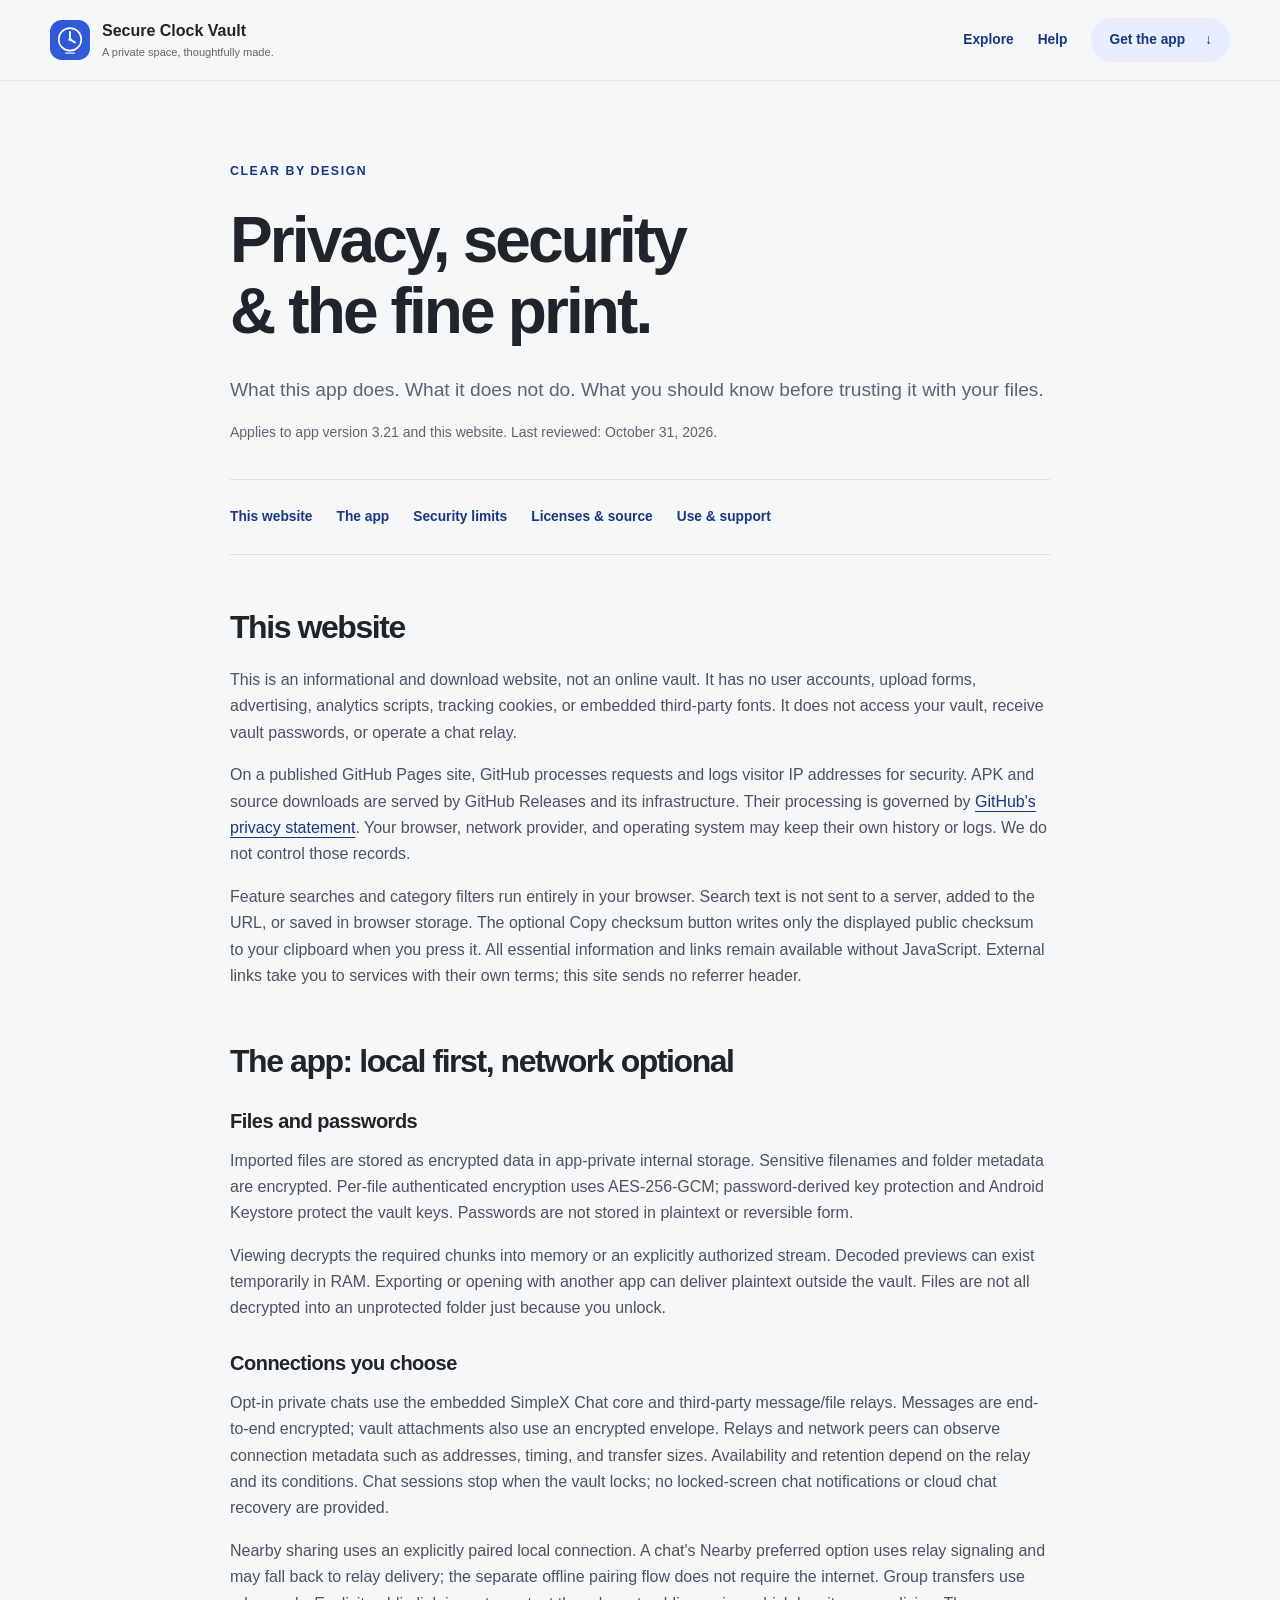
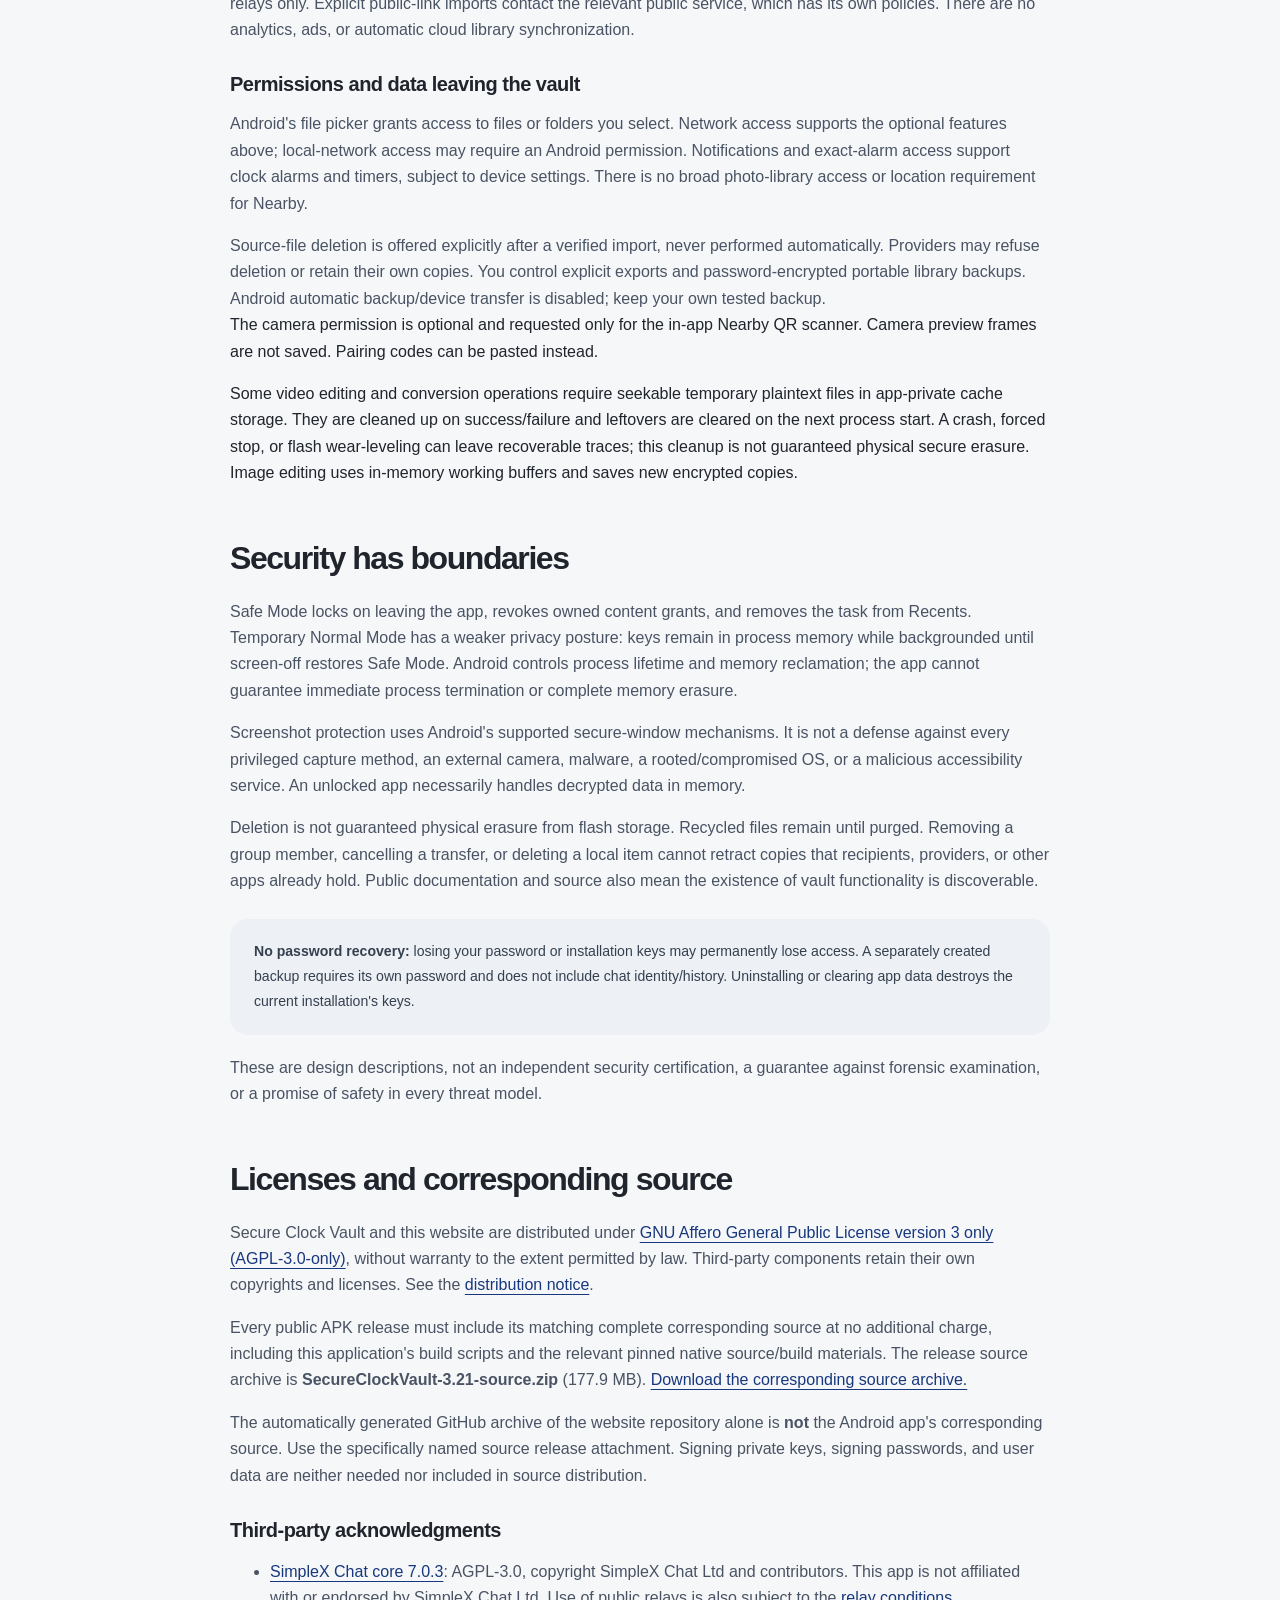
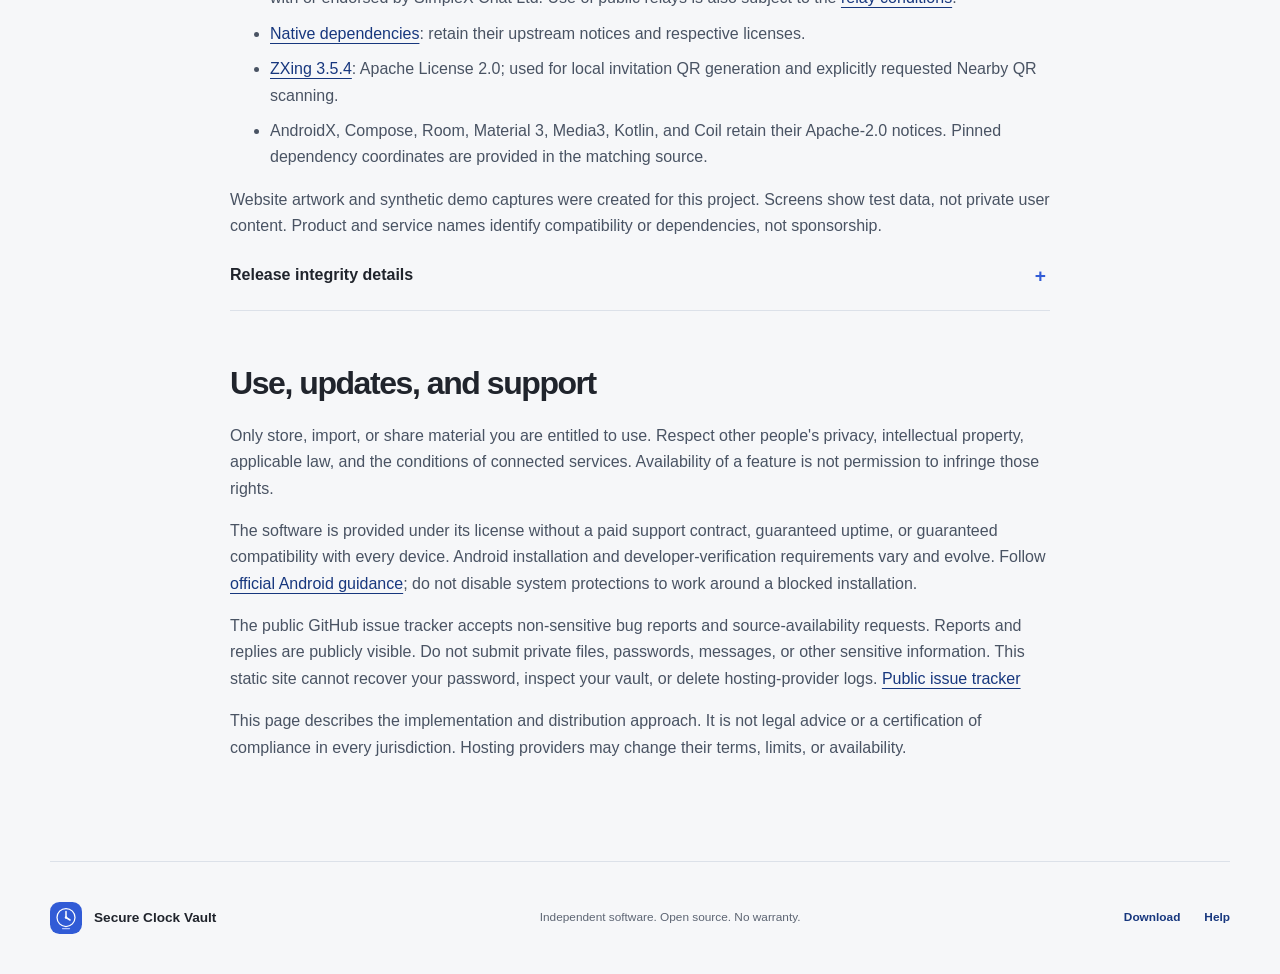
<file: privacy.html>
<!doctype html>
<html lang="en">
<head>
  <meta charset="utf-8">
  <meta name="viewport" content="width=device-width, initial-scale=1">
  <meta name="description" content="How Secure Clock Vault handles local files, encryption, optional network features, website privacy, and open-source licensing.">
  <meta name="theme-color" content="#f6f7f9">
  <meta name="referrer" content="no-referrer">
  <meta http-equiv="Content-Security-Policy" content="default-src 'self'; script-src 'self'; style-src 'self'; img-src 'self'; connect-src 'none'; font-src 'self'; object-src 'none'; base-uri 'none'; form-action 'none'">
  <title>Privacy, security &amp; licenses &mdash; Secure Clock Vault</title>
  <link rel="icon" href="assets/icon.svg" type="image/svg+xml">
  <link rel="stylesheet" href="assets/site.css?v=59292f8792ff">
</head>
<body>
  <a class="skip-link" href="#main">Skip to content</a>
  <header class="site-header"><a class="brand" href="index.html"><img src="assets/icon.svg" alt="" width="40" height="40"><span>Secure Clock Vault<span class="brand-caption">A private space, thoughtfully made.</span></span></a><nav aria-label="Main navigation"><a href="index.html#features">Explore</a><a href="index.html#questions">Help</a><a class="nav-download" href="index.html#download">Get the app <span aria-hidden="true">&darr;</span></a></nav></header>
  <main id="main" class="legal section-shell">
    <p class="eyebrow">Clear by design</p>
    <h1>Privacy, security<br>&amp; the fine print.</h1>
    <p class="legal-lead">What this app does. What it does not do. What you should know before trusting it with your files.</p>
    <p class="quiet">Applies to app version 3.21 and this website. Last reviewed: October 31, 2026.</p>
    <nav class="legal-index" aria-label="On this page"><a href="#website">This website</a><a href="#app">The app</a><a href="#limits">Security limits</a><a href="#licenses">Licenses &amp; source</a><a href="#terms">Use &amp; support</a></nav>

    <section id="website"><h2>This website</h2><p>This is an informational and download website, not an online vault. It has no user accounts, upload forms, advertising, analytics scripts, tracking cookies, or embedded third-party fonts. It does not access your vault, receive vault passwords, or operate a chat relay.</p><p>On a published GitHub Pages site, GitHub processes requests and logs visitor IP addresses for security. APK and source downloads are served by GitHub Releases and its infrastructure. Their processing is governed by <a href="https://docs.github.com/en/site-policy/privacy-policies/github-general-privacy-statement">GitHub's privacy statement</a>. Your browser, network provider, and operating system may keep their own history or logs. We do not control those records.</p><p>Feature searches and category filters run entirely in your browser. Search text is not sent to a server, added to the URL, or saved in browser storage. The optional Copy checksum button writes only the displayed public checksum to your clipboard when you press it. All essential information and links remain available without JavaScript. External links take you to services with their own terms; this site sends no referrer header.</p></section>

    <section id="app"><h2>The app: local first, network optional</h2><h3>Files and passwords</h3><p>Imported files are stored as encrypted data in app-private internal storage. Sensitive filenames and folder metadata are encrypted. Per-file authenticated encryption uses AES-256-GCM; password-derived key protection and Android Keystore protect the vault keys. Passwords are not stored in plaintext or reversible form.</p><p>Viewing decrypts the required chunks into memory or an explicitly authorized stream. Decoded previews can exist temporarily in RAM. Exporting or opening with another app can deliver plaintext outside the vault. Files are not all decrypted into an unprotected folder just because you unlock.</p><h3>Connections you choose</h3><p>Opt-in private chats use the embedded SimpleX Chat core and third-party message/file relays. Messages are end-to-end encrypted; vault attachments also use an encrypted envelope. Relays and network peers can observe connection metadata such as addresses, timing, and transfer sizes. Availability and retention depend on the relay and its conditions. Chat sessions stop when the vault locks; no locked-screen chat notifications or cloud chat recovery are provided.</p><p>Nearby sharing uses an explicitly paired local connection. A chat's Nearby preferred option uses relay signaling and may fall back to relay delivery; the separate offline pairing flow does not require the internet. Group transfers use relays only. Explicit public-link imports contact the relevant public service, which has its own policies. There are no analytics, ads, or automatic cloud library synchronization.</p><h3>Permissions and data leaving the vault</h3><p>Android's file picker grants access to files or folders you select. Network access supports the optional features above; local-network access may require an Android permission. Notifications and exact-alarm access support clock alarms and timers, subject to device settings. There is no broad photo-library access or location requirement for Nearby.</p><p>Source-file deletion is offered explicitly after a verified import, never performed automatically. Providers may refuse deletion or retain their own copies. You control explicit exports and password-encrypted portable library backups. Android automatic backup/device transfer is disabled; keep your own tested backup.</p></section>

    <p>The camera permission is optional and requested only for the in-app Nearby QR scanner. Camera preview frames are not saved. Pairing codes can be pasted instead.</p>
    <p>Some video editing and conversion operations require seekable temporary plaintext files in app-private cache storage. They are cleaned up on success/failure and leftovers are cleared on the next process start. A crash, forced stop, or flash wear-leveling can leave recoverable traces; this cleanup is not guaranteed physical secure erasure. Image editing uses in-memory working buffers and saves new encrypted copies.</p>

    <section id="limits"><h2>Security has boundaries</h2><p>Safe Mode locks on leaving the app, revokes owned content grants, and removes the task from Recents. Temporary Normal Mode has a weaker privacy posture: keys remain in process memory while backgrounded until screen-off restores Safe Mode. Android controls process lifetime and memory reclamation; the app cannot guarantee immediate process termination or complete memory erasure.</p><p>Screenshot protection uses Android's supported secure-window mechanisms. It is not a defense against every privileged capture method, an external camera, malware, a rooted/compromised OS, or a malicious accessibility service. An unlocked app necessarily handles decrypted data in memory.</p><p>Deletion is not guaranteed physical erasure from flash storage. Recycled files remain until purged. Removing a group member, cancelling a transfer, or deleting a local item cannot retract copies that recipients, providers, or other apps already hold. Public documentation and source also mean the existence of vault functionality is discoverable.</p><div class="update-warning"><strong>No password recovery:</strong> losing your password or installation keys may permanently lose access. A separately created backup requires its own password and does not include chat identity/history. Uninstalling or clearing app data destroys the current installation's keys.</div><p>These are design descriptions, not an independent security certification, a guarantee against forensic examination, or a promise of safety in every threat model.</p></section>

    <section id="licenses"><h2>Licenses and corresponding source</h2><p>Secure Clock Vault and this website are distributed under <a href="licenses/LICENSE.txt">GNU Affero General Public License version 3 only (AGPL-3.0-only)</a>, without warranty to the extent permitted by law. Third-party components retain their own copyrights and licenses. See the <a href="licenses/NOTICE.txt">distribution notice</a>.</p><p>Every public APK release must include its matching complete corresponding source at no additional charge, including this application's build scripts and the relevant pinned native source/build materials. The release source archive is <strong>SecureClockVault-3.21-source.zip</strong> (177.9 MB). <a href="https://github.com/whytocode/secure-clock-vault/releases/download/v3.21/SecureClockVault-3.21-source.zip">Download the corresponding source archive.</a></p><p>The automatically generated GitHub archive of the website repository alone is <strong>not</strong> the Android app's corresponding source. Use the specifically named source release attachment. Signing private keys, signing passwords, and user data are neither needed nor included in source distribution.</p><h3>Third-party acknowledgments</h3><ul><li><a href="licenses/SimpleX-AGPL-3.0.txt">SimpleX Chat core 7.0.3</a>: AGPL-3.0, copyright SimpleX Chat Ltd and contributors. This app is not affiliated with or endorsed by SimpleX Chat Ltd. Use of public relays is also subject to the <a href="licenses/SimpleX-Conditions.txt">relay conditions</a>.</li><li><a href="licenses/Native-dependencies.txt">Native dependencies</a>: retain their upstream notices and respective licenses.</li>    <li><a href="licenses/ZXing-Apache-2.0.txt">ZXing 3.5.4</a>: Apache License 2.0; used for local invitation QR generation and explicitly requested Nearby QR scanning.</li><li>AndroidX, Compose, Room, Material 3, Media3, Kotlin, and Coil retain their Apache-2.0 notices. Pinned dependency coordinates are provided in the matching source.</li></ul><p>Website artwork and synthetic demo captures were created for this project. Screens show test data, not private user content. Product and service names identify compatibility or dependencies, not sponsorship.</p><details><summary>Release integrity details</summary><div><p>APK SHA-256: <code class="hash">347d25fe14b8203ede8593683e9fd2d0ff2ddf3fd175612186d4823eb981d0bb</code></p><p>Source archive SHA-256: <code class="hash">104a715a1346e100695bc7fa364991ac0accc7f967d351cfac142f46f37745c2</code></p><p>APK signing certificate SHA-256: <code class="hash">066845128389424015bf948f45fe68ca20b2e08e37c5d7250d9eafb14b09dbb9</code></p><p>A checksum detects mismatched bytes. The signing certificate identifies the release key and enables compatible in-place updates. Neither constitutes external approval of the software.</p></div></details></section>

    <section id="terms"><h2>Use, updates, and support</h2><p>Only store, import, or share material you are entitled to use. Respect other people's privacy, intellectual property, applicable law, and the conditions of connected services. Availability of a feature is not permission to infringe those rights.</p><p>The software is provided under its license without a paid support contract, guaranteed uptime, or guaranteed compatibility with every device. Android installation and developer-verification requirements vary and evolve. Follow <a href="https://developer.android.com/developer-verification/guides/faq">official Android guidance</a>; do not disable system protections to work around a blocked installation.</p><p>The public GitHub issue tracker accepts non-sensitive bug reports and source-availability requests. Reports and replies are publicly visible. Do not submit private files, passwords, messages, or other sensitive information. This static site cannot recover your password, inspect your vault, or delete hosting-provider logs. <a href="https://github.com/whytocode/secure-clock-vault/issues">Public issue tracker</a></p><p>This page describes the implementation and distribution approach. It is not legal advice or a certification of compliance in every jurisdiction. Hosting providers may change their terms, limits, or availability.</p></section>
  </main>
  <footer class="site-footer section-shell"><a class="brand" href="index.html"><img src="assets/icon.svg" alt="" width="32" height="32"><span>Secure Clock Vault</span></a><p>Independent software. Open source. No warranty.</p><nav aria-label="Footer navigation"><a href="index.html#download">Download</a><a href="index.html#questions">Help</a></nav></footer>
</body>
</html>
</file>
<file: assets/site.css>
@charset "UTF-8";
:root {
  color-scheme: light;
  --paper: #f6f7f9;
  --ink: #20242c;
  --muted: #5d6573;
  --blue: #315bd6;
  --blue-dark: #17377e;
  --line: #dce1e9;
  --soft-blue: #e8eeff;
  --radius: 28px;
}
* { box-sizing: border-box; }
html { scroll-behavior: smooth; scroll-padding-top: 110px; }
body { margin: 0; background: var(--paper); color: var(--ink); font-family: -apple-system, BlinkMacSystemFont, "Segoe UI", Roboto, Helvetica, Arial, sans-serif; line-height: 1.65; -webkit-font-smoothing: antialiased; overflow-wrap: anywhere; }
img { display: block; max-width: 100%; height: auto; }
a { color: var(--blue-dark); text-underline-offset: .22em; }
a:hover { text-decoration-thickness: 2px; }
button, input { font: inherit; }
button, a, summary { -webkit-tap-highlight-color: transparent; }
:focus-visible { outline: 3px solid var(--blue); outline-offset: 5px; }
[hidden] { display: none !important; }
h1, h2, h3, p, figure { margin: 0; }
h1, h2, h3 { line-height: 1.1; letter-spacing: -.045em; }
h1 { font-size: clamp(3.4rem, 6.4vw, 6.3rem); font-weight: 650; }
h2 { font-size: clamp(2.1rem, 4vw, 3.6rem); font-weight: 620; }
h3 { font-size: 1.25rem; letter-spacing: -.025em; line-height: 1.3; }
p + p { margin-top: 1em; }
.section-shell { width: min(1180px, calc(100% - 80px)); margin-inline: auto; }
.section-space { padding-block: 100px; }
.eyebrow { color: var(--blue-dark); font-size: .77rem; font-weight: 700; letter-spacing: .13em; text-transform: uppercase; margin-bottom: 24px; }
.quiet { color: var(--muted); font-size: .875rem; }
.site-header { display: flex; justify-content: space-between; align-items: center; gap: 24px; width: 100%; padding: 18px max(40px, calc((100% - 1180px) / 2)); position: sticky; top: 0; z-index: 5; background: rgb(246 247 249 / 94%); border-bottom: 1px solid rgb(220 225 233 / 70%); backdrop-filter: blur(18px); }
.brand { display: inline-flex; align-items: center; gap: 12px; color: var(--ink); text-decoration: none; font-size: 1rem; font-weight: 700; line-height: 1.35; flex-shrink: 0; }
.brand-caption { display: block; font-size: .69rem; color: var(--muted); font-weight: 400; padding-top: 3px; }
nav { display: flex; flex-wrap: wrap; gap: 24px; align-items: center; }
nav a { min-height: 44px; display: inline-flex; align-items: center; text-decoration: none; font-size: .86rem; font-weight: 600; }
.nav-download { background: var(--soft-blue); padding: 9px 18px; border-radius: 100px; gap: 20px; }
.skip-link { position: fixed; top: -100px; left: 12px; background: white; padding: 14px; z-index: 10; }
.skip-link:focus { top: 12px; }
.hero { display: grid; grid-template-columns: minmax(0, 1.1fr) minmax(0, 1fr); gap: 40px; align-items: center; padding-block: 72px 84px; min-height: 760px; }
.hero-copy, .download-intro, .release-details, .protection > div, .questions > div { min-width: 0; }
.hero h1 span { color: var(--blue); }
.hero h1 { font-size: clamp(3.2rem, 5.8vw, 5.6rem); }
.release-pill { display: inline-flex; flex-wrap: wrap; align-items: center; gap: 8px 12px; padding: 8px 15px 8px 8px; min-height: 44px; border: 1px solid #cad5f5; border-radius: 22px; background: rgb(255 255 255 / 80%); color: var(--blue-dark); font-size: .78rem; text-decoration: none; }
.release-pill > span:first-child { padding: 3px 10px; border-radius: 14px; background: var(--soft-blue); font-weight: 700; }
.hero-eyebrow { margin-top: 28px; margin-bottom: 18px; }
.hero-description { max-width: 440px; font-size: 1.1rem; color: var(--muted); margin-top: 28px; line-height: 1.75; }
.status-dot { display: inline-block; width: 7px; height: 7px; background: var(--blue); border-radius: 50%; margin-right: 7px; }
.actions { display: flex; flex-wrap: wrap; align-items: center; gap: 24px; margin-top: 32px; }
.button { display: inline-flex; justify-content: center; align-items: center; gap: 24px; border-radius: 100px; min-height: 52px; padding: 14px 23px; text-decoration: none; font-size: .95rem; font-weight: 600; border: 1px solid transparent; }
.primary { color: white; background: var(--blue); box-shadow: 0 5px 18px rgb(49 91 214 / 15%); }
.primary:hover { background: var(--blue-dark); }
.secondary { border-color: var(--line); background: rgb(255 255 255 / 75%); color: var(--blue-dark); }
.text-link { display: inline-flex; gap: 12px; align-items: center; min-height: 44px; font-size: .9rem; font-weight: 600; }
.hero-note { margin-top: 26px; font-size: .8rem; }
.hero-note span { padding-inline: 6px; }
.hero-visual { position: relative; min-width: 0; padding: 24px 0 0 90px; }
.visual-orbit { position: absolute; inset: 8% -2% 5% -8%; border: 1px solid #e1e5ef; border-radius: 50%; background: radial-gradient(ellipse, #d9e1fa 0, #e8ecf7 45%, transparent 70%); }
.phone { position: relative; max-width: 302px; margin: 0 auto; background: #161a20; border: 7px solid #242933; padding: 20px 0 8px; border-radius: 41px; box-shadow: 0 35px 55px -20px rgb(27 38 67 / 40%), inset 0 0 0 1px #586071; transform: rotate(4deg); overflow: hidden; }
.phone img { border-radius: 0 0 27px 27px; width: 100%; }
.phone-speaker { width: 50px; height: 4px; background: #49515e; border-radius: 20px; position: absolute; top: 7px; left: calc(50% - 25px); }
.clock-tile { position: absolute; top: 49%; left: -10px; width: 210px; z-index: 2; border-radius: 26px; padding: 23px; font-size: 16px; color: var(--ink); background: rgb(255 255 255 / 91%); box-shadow: 0 18px 45px rgb(36 47 78 / 12%); border: 1px solid white; backdrop-filter: blur(15px); transform: rotate(-6deg); }
.tile-label { font-size: .6em; letter-spacing: .08em; text-transform: uppercase; color: var(--muted); }
.clock-time { display: block; font-size: 3.3em; letter-spacing: -.075em; font-weight: 400; line-height: 1.5; }
.clock-time span { color: var(--blue); }
.clock-line { display: block; height: 1px; background: var(--line); margin-block: 2px 13px; }
.tile-foot { font-size: .68em; color: var(--muted); }
.hero-visual figcaption { position: relative; text-align: center; font-size: .69rem; color: var(--muted); margin-top: 25px; }
.principles { border-block: 1px solid var(--line); display: grid; grid-template-columns: repeat(3, 1fr); padding-block: 27px; gap: 24px; }
.principles > div { display: flex; align-items: center; gap: 17px; }
.principle-number { font-size: .75rem; color: var(--blue); border: 1px solid var(--line); width: 38px; height: 38px; border-radius: 50%; display: grid; place-items: center; flex-shrink: 0; }
.principles strong { display: block; font-size: .9rem; font-weight: 600; }
.principles p span { color: var(--muted); font-size: .78rem; }
.jump-nav { padding-block: 22px; gap: 10px 24px; border-bottom: 1px solid var(--line); }
.jump-nav > span { color: var(--muted); font-size: .75rem; margin-right: auto; }
.section-heading { display: flex; justify-content: space-between; align-items: end; gap: 40px; margin-bottom: 44px; }
.section-heading > p { color: var(--muted); max-width: 340px; font-size: 1rem; }
.feature-grid { display: grid; grid-template-columns: repeat(3, minmax(0, 1fr)); gap: 20px; }
.feature-card { padding: 28px; border: 1px solid white; background: linear-gradient(145deg, #fff, rgb(255 255 255 / 48%)); border-radius: var(--radius); box-shadow: 0 6px 25px rgb(20 34 67 / 3%); }
.feature-card p { color: var(--muted); font-size: .9rem; margin-top: 13px; }
.card-kicker { display: block; color: var(--blue-dark); font-size: .7rem; font-weight: 700; letter-spacing: .055em; text-transform: uppercase; margin-bottom: 18px; }
.feature-card { border-color: #e5e9f1; }
.feature-card:focus-within { border-color: var(--blue); }
.feature-card details { margin-top: 18px; border-top: 1px solid var(--line); border-bottom: 0; }
.feature-card summary { font-size: .8rem; padding-block: 15px; }
.feature-card summary::after { top: 12px; }
.feature-card details > div { padding-bottom: 0; }
.feature-card details p { margin-top: 0; }
.feature-card ul { margin: 0 0 14px; padding-left: 18px; }
.feature-card li, .feature-card details a { font-size: .85rem; }
.feature-card details p + a { display: inline-block; margin-top: 12px; }
.feature-controls { border: 1px solid var(--line); border-radius: 22px; padding: 24px; margin-bottom: 24px; background: rgb(255 255 255 / 65%); }
.feature-search-row { display: flex; gap: 20px; align-items: end; }
.feature-search { flex: 1; min-width: 0; }
.feature-search label { display: block; font-weight: 600; font-size: .85rem; margin-bottom: 8px; }
.feature-search input { display: block; width: 100%; min-width: 0; padding: 13px 16px; min-height: 52px; border: 1px solid #8b96ab; border-radius: 12px; background: white; color: var(--ink); font-size: .95rem; }
.feature-search input::placeholder { color: var(--muted); opacity: 1; }
.feature-search-row button { cursor: pointer; }
.filter-chips { display: flex; flex-wrap: wrap; gap: 8px; margin-block: 20px 12px; }
.filter-chips button { padding: 8px 15px; min-height: 44px; border: 1px solid var(--line); border-radius: 24px; background: white; color: var(--blue-dark); cursor: pointer; font-size: .8rem; font-weight: 600; }
.filter-chips button[aria-pressed="true"] { background: var(--blue); color: white; border-color: var(--blue); }
.feature-empty { padding: 36px; border: 1px dashed #8b96ab; border-radius: 22px; text-align: center; }
.feature-empty p { color: var(--muted); margin-top: 12px; }
.catalogue-note { margin-bottom: 22px; }
.feature-symbol { display: grid; place-items: center; width: 45px; height: 45px; border-radius: 14px; background: var(--soft-blue); color: var(--blue); font-size: 1.65rem; margin-bottom: 25px; }
.showcase { background: #eceff5; border-block: 1px solid #e2e6ed; }
.screenshot-grid { display: grid; grid-template-columns: repeat(3, minmax(0, 1fr)); gap: 36px; align-items: start; }
.screen-frame { border-radius: 25px; background: #e7eaf0; border: 7px solid #f9fafc; box-shadow: 0 12px 30px rgb(31 45 78 / 8%); overflow: hidden; aspect-ratio: 600 / 1032; }
.dark-frame { border-color: #252a33; }
.screen-frame img { width: 100%; }
.members-frame { padding: 10px 6px; }
.screenshot-grid figcaption { margin-top: 22px; }
.screenshot-grid figcaption strong { display: block; font-weight: 600; font-size: .98rem; }
.screenshot-grid figcaption span { color: var(--muted); font-size: .83rem; }
.screenshot-note { text-align: center; font-size: .73rem; margin-top: 40px; }
.clock-section { background: radial-gradient(ellipse at 15% 40%, #273958, #151c2b 60%); color: #f6f7f9; }
.clock-layout { display: grid; grid-template-columns: minmax(0, .85fr) minmax(0, 1.15fr); gap: 80px; align-items: center; }
.clock-section .eyebrow { color: #b3c3ff; }
.clock-copy > p:not(.eyebrow) { color: #c0c9d9; margin-top: 26px; }
.clock-art { min-width: 0; }
.clock-art figcaption { color: #c0c9d9; font-size: .7rem; text-align: center; margin-top: 30px; }
.clock-dial { position: relative; width: min(340px, 100%); aspect-ratio: 1; border-radius: 50%; margin-inline: auto; border: 1px solid #7685a3; background: radial-gradient(circle at 30% 25%, #344968, #172237 75%); box-shadow: 0 0 0 12px rgb(192 201 217 / 4%), 0 30px 70px rgb(0 0 0 / 25%), inset 0 0 0 10px rgb(192 201 217 / 3%); font-size: 16px; }
.clock-dial > span { position: absolute; }
.dial-twelve, .dial-six { left: 50%; transform: translateX(-50%); }
.dial-twelve { top: 7%; }
.dial-six { bottom: 7%; }
.dial-three, .dial-nine { top: 50%; transform: translateY(-50%); }
.dial-three { right: 9%; }
.dial-nine { left: 9%; }
.hour-hand, .minute-hand { bottom: 50%; left: calc(50% - 2px); width: 4px; border-radius: 6px; transform-origin: bottom; background: #f6f7f9; }
.hour-hand { height: 24%; transform: rotate(-56deg); }
.minute-hand { height: 34%; transform: rotate(48deg); background: #b3c3ff; }
.dial-center { top: calc(50% - 6px); left: calc(50% - 6px); width: 12px; height: 12px; border-radius: 50%; background: #b3c3ff; }
.clock-styles { display: grid; grid-template-columns: repeat(3, minmax(0, 1fr)); gap: 20px; margin-top: 32px; padding-top: 26px; border-top: 1px solid #46536a; }
.clock-styles strong { display: block; font-size: .88rem; }
.clock-styles span { display: block; color: #c0c9d9; font-size: .8rem; margin-top: 10px; }
.clock-copy .clock-footnote { font-size: .8rem; }
.sharing-grid, .resource-grid { display: grid; grid-template-columns: repeat(3, minmax(0, 1fr)); gap: 20px; }
.route-card { border: 1px solid var(--line); border-radius: var(--radius); padding: 30px; background: #fff; }
.featured-route { background: linear-gradient(145deg, #e8eeff, #f7f9ff); border-color: #aebfed; }
.route-number { display: block; color: var(--blue-dark); font-size: .73rem; font-weight: 700; margin-bottom: 26px; }
.route-card > p, .resource-card > p { color: var(--muted); font-size: .9rem; margin-top: 17px; }
.route-card dl { margin-block: 24px; font-size: .8rem; }
.route-card dl > div { padding-block: 11px; border-bottom: 1px solid var(--line); }
.route-card dd { margin-top: 4px; }
.route-card > a { display: inline-block; font-size: .83rem; font-weight: 600; padding-block: 10px; }
.sharing-note { padding: 23px 28px; margin-top: 22px; border-radius: 20px; background: #e8ecf4; font-size: .86rem; color: #495363; }
.receipt-strip { display: grid; grid-template-columns: 1fr 1fr; gap: 40px; margin-top: 30px; padding-inline: 10px; }
.receipt-strip strong { font-size: .9rem; }
.receipt-strip p { margin-top: 8px; font-size: .83rem; color: var(--muted); }
.guides-section { background: #eceff5; border-block: 1px solid var(--line); }
.guide-grid { display: grid; grid-template-columns: repeat(2, minmax(0, 1fr)); gap: 24px; }
.guide-card { padding: 34px; background: rgb(255 255 255 / 80%); border: 1px solid white; border-radius: var(--radius); }
.guide-card ol { margin-block: 24px; padding-left: 22px; color: #495363; font-size: .9rem; }
.guide-card li { padding-left: 6px; }
.guide-card li::marker { color: var(--blue); font-weight: 700; }
.guide-card li + li { margin-top: 15px; }
.guide-note { border-top: 1px solid var(--line); padding-top: 18px; color: var(--muted); font-size: .8rem; }
.protection { display: grid; grid-template-columns: 1fr 1fr; gap: 80px; }
.protection .text-link { margin-top: 24px; }
.protection-copy { color: var(--muted); }
.security-steps { list-style: none; padding: 0; margin: 30px 0 0; counter-reset: security; }
.security-steps li { position: relative; padding: 0 0 20px 52px; min-height: 60px; counter-increment: security; }
.security-steps li::before { content: counter(security); position: absolute; top: 0; left: 0; width: 34px; height: 34px; display: grid; place-items: center; border-radius: 12px; color: var(--blue-dark); background: var(--soft-blue); font-size: .8rem; font-weight: 700; }
.security-steps strong { display: block; font-size: .9rem; }
.security-steps span { display: block; margin-top: 5px; color: var(--muted); font-size: .82rem; }
.safety-card { margin-block: 26px; padding: 26px; background: white; border: 1px solid var(--line); border-radius: 22px; }
.safety-card h3 { color: var(--ink); }
.safety-card ul { padding-left: 18px; margin-bottom: 0; font-size: .86rem; }
.safety-card li + li { margin-top: 16px; }
.limit-note { padding: 20px 22px; border-left: 3px solid #b3c3ff; background: #edf0f5; font-size: .9rem; border-radius: 0 18px 18px 0; }
.download-panel { display: grid; grid-template-columns: 1fr 1fr; gap: 64px; border: 1px solid white; border-radius: 36px; padding: 52px; background: linear-gradient(125deg, #e3eafe, #fdfdff 65%); box-shadow: 0 15px 50px rgb(31 45 78 / 5%); }
.download-panel h2 { margin-bottom: 24px; }
.download-intro > p:not(.eyebrow) { color: var(--muted); font-size: .92rem; }
.download-actions { display: flex; flex-direction: column; align-items: start; gap: 14px; margin-top: 28px; }
.preview-label { display: inline-block; padding: 13px 19px; border: 1px solid #8a97ba; background: white; color: var(--blue-dark); border-radius: 16px; font-size: .9rem; font-weight: 600; }
.release-status { margin-top: 18px; }
.release-facts { margin: 0 0 27px; }
.release-facts > div { padding: 14px 0; display: grid; grid-template-columns: 1fr 1.5fr; gap: 14px; border-bottom: 1px solid var(--line); font-size: .82rem; }
dt { color: var(--muted); }
dd { margin: 0; font-weight: 600; overflow-wrap: anywhere; }
.checksum { min-width: 0; }
.checksum-heading { display: flex; align-items: center; justify-content: space-between; gap: 12px; font-size: .76rem; font-weight: 600; }
.copy-button { color: var(--blue-dark); background: white; border: 1px solid var(--line); border-radius: 9px; font-size: .74rem; padding: 8px 10px; min-height: 44px; cursor: pointer; }
.checksum input { width: 100%; min-width: 0; padding: 14px 12px; border: 1px solid var(--line); border-radius: 10px; color: var(--ink); background: rgb(255 255 255 / 70%); font-family: ui-monospace, monospace; font-size: .73rem; margin-top: 8px; }
.checksum .quiet { font-size: .71rem; margin-top: 7px; }
.update-warning { margin-top: 24px; background: #edf0f5; padding: 20px 24px; border-radius: 18px; color: #35404f; font-size: .88rem; line-height: 1.8; }
.download-explainer { display: grid; grid-template-columns: repeat(3, minmax(0, 1fr)); gap: 30px; margin-top: 34px; }
.download-explainer strong { display: block; font-size: .9rem; }
.download-explainer code { display: block; margin-top: 12px; color: var(--blue-dark); font-size: .8rem; overflow-wrap: anywhere; }
.download-explainer p { color: var(--muted); font-size: .8rem; margin-top: 8px; }
.questions { display: grid; grid-template-columns: 1fr 1.5fr; gap: 75px; padding-top: 30px; }
.questions > div > .quiet { margin-top: 30px; }
details { border-bottom: 1px solid var(--line); }
summary { font-size: 1rem; font-weight: 600; padding: 23px 35px 23px 0; cursor: pointer; position: relative; list-style: none; line-height: 1.5; }
summary::-webkit-details-marker { display: none; }
summary::after { content: "+"; position: absolute; right: 4px; top: 22px; color: var(--blue); font-size: 1.2rem; }
details[open] summary::after { content: "-"; }
details > div { padding-bottom: 24px; color: var(--muted); font-size: .9rem; }
li + li { margin-top: 9px; }
.site-footer { border-top: 1px solid var(--line); padding-block: 34px; display: flex; align-items: center; justify-content: space-between; gap: 20px; flex-wrap: wrap; }
.site-footer .brand { font-size: .85rem; }
.site-footer p, .site-footer a:not(.brand) { font-size: .74rem; }
.site-footer p { color: var(--muted); }
.legal { max-width: 820px; padding-top: 80px; padding-bottom: 100px; }
.legal h1 { font-size: clamp(2.9rem, 5vw, 4.5rem); }
.legal-lead { font-size: 1.2rem; color: var(--muted); margin-block: 28px 15px; }
.legal-index { flex-wrap: wrap; gap: 8px 24px; border-block: 1px solid var(--line); margin-block: 35px 0; padding-block: 15px; }
.legal section { padding-top: 55px; }
.legal h2 { font-size: 2rem; margin-bottom: 22px; }
.legal h3 { margin-block: 28px 14px; }
.legal section > p, .legal li { color: #495363; }
.legal .update-warning + p { margin-top: 20px; }
.hash { display: block; overflow-wrap: anywhere; margin-top: 9px; font-size: .8rem; color: var(--ink); }
.resources-section { padding-bottom: 85px; }
.resource-card { border-top: 2px solid #bac8ed; padding: 28px 6px 0; min-width: 0; }
.resource-card .quiet { font-size: .78rem; }
.resource-card .text-link { display: flex; margin-top: 8px; }
@media (min-width: 1440px) { .hero { gap: 80px; } }
@media (max-width: 1000px) {
  html { scroll-padding-top: 165px; }
  .site-header { flex-wrap: wrap; gap: 8px 20px; }
  .site-header nav { gap: 20px; }
  .hero { gap: 20px; min-height: 680px; }
  .hero-visual { padding-left: 35px; }
  .clock-tile { width: 165px; padding: 18px; left: -5px; }
  .clock-time { font-size: 2.8em; }
  .phone { max-width: 270px; }
  .feature-grid { grid-template-columns: repeat(2, minmax(0, 1fr)); }
  .screenshot-grid { gap: 22px; }
  .download-panel { gap: 30px; padding: 34px; }
  .protection, .questions { gap: 40px; }
  .principles > div { gap: 10px; }
  .clock-layout { gap: 40px; }
  .clock-styles { grid-template-columns: 1fr; gap: 15px; }
  .clock-styles span { margin-top: 3px; }
  .route-card { padding: 24px; }
}
@media (max-width: 740px) {
  html { scroll-padding-top: 24px; }
  .section-shell { width: calc(100% - 40px); }
  .section-space { padding-block: 64px; }
  .site-header { padding: 12px 20px; gap: 6px 20px; flex-wrap: wrap; position: static; }
  .site-header nav { gap: 22px; }
  .site-header nav a { font-size: .8rem; }
  .brand-caption { display: none; }
  .brand { font-size: .9rem; }
  .hero { grid-template-columns: 1fr; padding-block: 48px; gap: 42px; }
  .hero h1 { font-size: clamp(3.6rem, 12vw, 5.8rem); }
  .hero-description { max-width: 500px; font-size: 1rem; }
  .hero-visual { width: min(440px, 100%); margin-inline: auto; padding-left: 55px; }
  .hero-visual .phone { max-width: 255px; }
  .visual-orbit { inset-inline: 0; }
  .clock-tile { left: 0; }
  .principles { grid-template-columns: 1fr; gap: 20px; padding-block: 25px; }
  .principles > div { gap: 16px; }
  .section-heading { display: block; margin-bottom: 30px; }
  .section-heading > p { max-width: none; margin-top: 24px; }
  .feature-card { padding: 23px; }
  .screenshot-grid { grid-template-columns: 1fr; gap: 42px; }
  .screenshot-grid figure { width: min(310px, 100%); margin-inline: auto; }
  .protection, .questions, .download-panel { grid-template-columns: 1fr; gap: 32px; }
  .download-panel { padding: 28px; border-radius: 26px; }
  .questions { padding-top: 0; }
  .legal { padding-top: 50px; }
  .feature-search-row { flex-wrap: wrap; align-items: start; }
  .feature-search { flex-basis: 100%; }
  .feature-controls { padding: 20px; }
  .jump-nav { gap: 6px 20px; }
  .jump-nav > span { flex-basis: 100%; margin-bottom: 6px; }
  .clock-layout, .sharing-grid, .guide-grid, .receipt-strip, .download-explainer, .resource-grid { grid-template-columns: 1fr; }
  .clock-copy { order: -1; }
  .clock-art { padding-top: 20px; }
  .clock-styles { grid-template-columns: repeat(3, minmax(0, 1fr)); }
  .guide-card { padding: 26px; }
  .receipt-strip { gap: 20px; }
  .download-explainer { gap: 24px; }
  .download-explainer > div + div { padding-top: 24px; border-top: 1px solid var(--line); }
  .resource-grid { gap: 36px; }
  .resources-section { padding-bottom: 60px; }
  .site-footer { align-items: start; flex-direction: column; gap: 9px; }
}
@media (max-width: 430px) {
  .site-header { justify-content: center; }
  .site-header .brand { width: 100%; justify-content: center; }
  .site-header nav { width: 100%; justify-content: space-between; gap: 8px; }
  .nav-download { padding: 7px 14px; gap: 10px; }
  .feature-grid { grid-template-columns: 1fr; }
  .hero h1 { font-size: 3.6rem; }
  .hero .actions { gap: 12px; }
  .hero-note { line-height: 2; }
  .clock-tile { width: 143px; padding: 16px; }
  .clock-time { font-size: 2.6em; }
  .tile-label { font-size: .54em; }
  .tile-foot { font-size: .57em; }
  .download-panel { padding: 23px; }
  .release-facts > div { grid-template-columns: 1fr; gap: 4px; }
  .checksum-heading { flex-wrap: wrap; gap: 4px; }
  .clock-styles { grid-template-columns: 1fr; }
  .hero h1 { font-size: 3.2rem; }
}
@media (prefers-reduced-motion: reduce) { html { scroll-behavior: auto; } }
@media (forced-colors: active) {
  .button, .feature-card, .clock-tile, .preview-label, .nav-download, .filter-chips button, .guide-card, .route-card, .clock-dial { border: 1px solid ButtonText; }
  .filter-chips button[aria-pressed="true"] { outline: 2px solid Highlight; outline-offset: 2px; }
  .hour-hand, .minute-hand, .dial-center { background: CanvasText; }
  .visual-orbit { display: none; }
}
</file>
